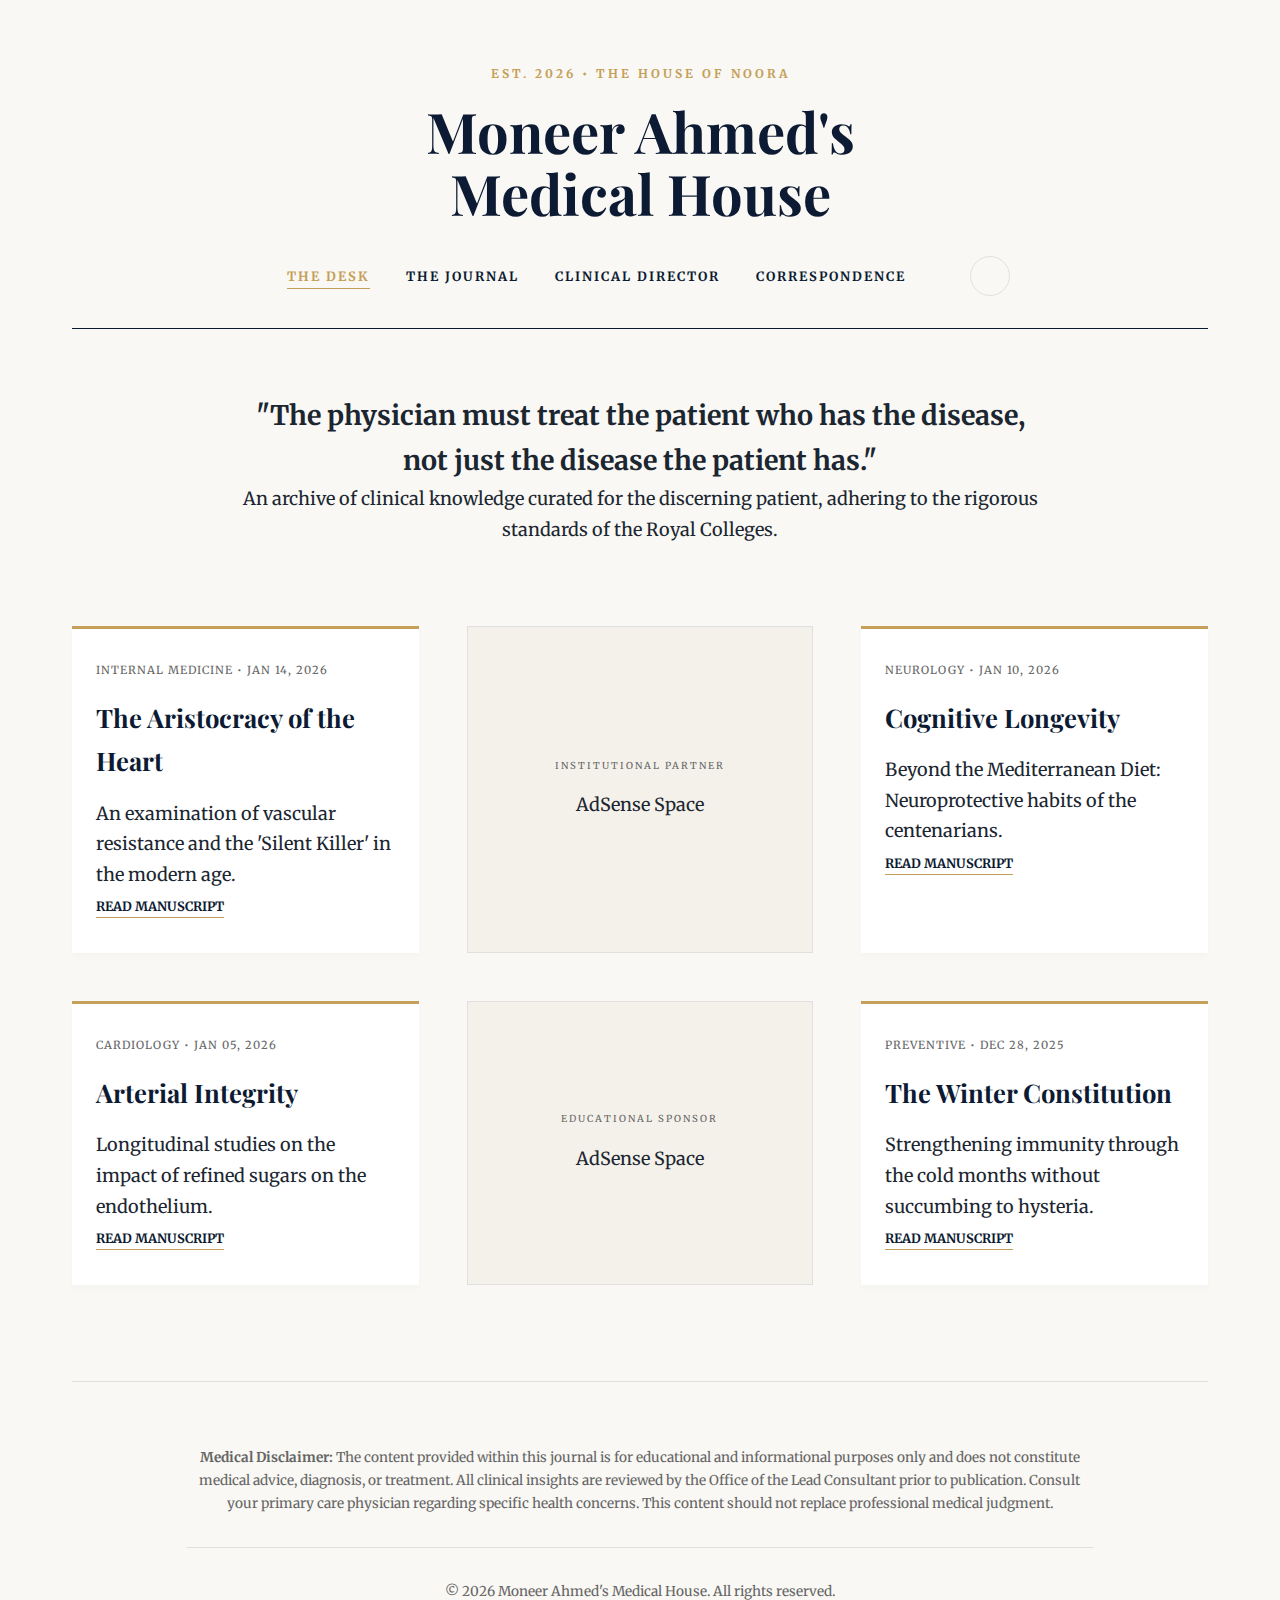
<file: index.html>
<!DOCTYPE html>
<html lang="en">
<head>
<meta charset="UTF-8">
<meta name="viewport" content="width=device-width, initial-scale=1.0">
<meta name="description" content="Evidence-based medical insights from Dr. A. Ahmed. Explore clinical manuscripts on metabolic health, cardiology, neurology, and preventive medicine adhering to Royal Colleges standards.">
<meta name="keywords" content="medical journal, evidence-based medicine, Dr. A. Ahmed, metabolic health, cardiology, preventive medicine, YMYL health content">
<meta name="author" content="Dr. A. Ahmed, MBBS">
<meta name="robots" content="index, follow, max-snippet:-1, max-image-preview:large">
<link rel="canonical" href="https://moneerahmedhouse.com/">
<title>The Desk | Moneer Ahmed's Medical House - Evidence-Based Medical Knowledge</title>

<!-- CRITICAL CSS: Renders instantly, prevents layout shift -->
<style>
:root{--bg-paper:#F2F0E9;--bg-card:#FAF9F6;--text-primary:#1B2631;--text-navy:#0C1B33;--text-meta:#666;--border-color:#D1C7B7;--accent-gold:#C5A059;--ad-bg:#EAE6DC;--font-heading:'Playfair Display',serif;--font-body:'Merriweather',serif}
body.dark-mode{--bg-paper:#001122;--bg-card:#0A1A29;--text-primary:#F5F5F0;--text-navy:#EAEAEA;--text-meta:#AAB7C4;--border-color:#1F3A52;--accent-gold:#D4AF37;--ad-bg:#0B2036}
*{box-sizing:border-box;margin:0;padding:0}
body{background:var(--bg-paper);color:var(--text-primary);font-family:var(--font-body);font-size:18px;line-height:1.7;transition:background-color .4s,color .4s}
.container{max-width:1200px;margin:0 auto;padding:0 2rem}
header{text-align:center;padding:4rem 0 2rem;border-bottom:1px solid var(--text-navy);margin-bottom:4rem}
.masthead-title{font-family:var(--font-heading);font-size:3.5rem;color:var(--text-navy);line-height:1.1;margin-bottom:.5rem}
</style>

<!-- Preconnect to font provider for faster loading -->
<link rel="preconnect" href="https://fonts.googleapis.com">
<link rel="preconnect" href="https://fonts.gstatic.com" crossorigin>

<!-- Theme detection script (blocks render to prevent flicker) -->
<script>
(function(){const t=localStorage.getItem('theme'),d=window.matchMedia('(prefers-color-scheme: dark)').matches;(t==='dark'||(!t&&d))&&document.documentElement.classList.add('dark');})();
</script>

<!-- Load fonts optimally -->
<link href="https://fonts.googleapis.com/css2?family=Merriweather:ital,wght@0,300;0,400;0,700;1,300&family=Playfair+Display:ital,wght@0,400;0,600;0,700;1,400&display=swap" rel="stylesheet">

<!-- Full stylesheet loaded asynchronously -->
<link rel="stylesheet" href="style.css" media="print" onload="this.media='all'">
<noscript><link rel="stylesheet" href="style.css"></noscript>

<!-- Structured Data for E-E-A-T -->
<script type="application/ld+json">
{
  "@context": "https://schema.org",
  "@type": "Physician",
  "name": "Dr. A. Ahmed",
  "description": "Evidence-based medical knowledge platform providing clinical manuscripts on metabolic health, cardiology, and preventive medicine, curated by Dr. A. Ahmed, MBBS.",
  "url": "https://moneerahmedhouse.com",
  "logo": "https://moneerahmedhouse.com/logo.png",
  "image": "https://moneerahmedhouse.com/og-image.jpg",
  "telephone": "+92-21-00000000",
  "email": "director@moneerahmedhouse.com",
  "medicalSpecialty": ["Primary Care", "Preventive Medicine", "Lifestyle Medicine"],
  "address": {
    "@type": "PostalAddress",
    "streetAddress": "Clifton/Defence Consultation Chambers",
    "addressLocality": "Karachi",
    "addressRegion": "Sindh",
    "postalCode": "75500",
    "addressCountry": "PK"
  },
  "geo": {
    "@type": "GeoCoordinates",
    "latitude": "24.8607",
    "longitude": "67.0011"
  },
  "founder": {
    "@type": "Physician",
    "name": "Dr. A. Ahmed",
    "jobTitle": "Lead Consultant",
    "credential": "MBBS",
    "alumniOf": {
      "@type": "EducationalOrganization",
      "name": "Dow University of Health Sciences"
    },
    "memberOf": {
      "@type": "MedicalOrganization",
      "name": "Royal College of General Practitioners (International)"
    }
  },
  "openingHoursSpecification": {
    "@type": "OpeningHoursSpecification",
    "dayOfWeek": ["Monday", "Tuesday", "Wednesday", "Thursday", "Friday", "Saturday"],
    "opens": "09:00",
    "closes": "20:00"
  },
  "sameAs": [
    "https://www.linkedin.com/company/moneer-ahmed-medical-house"
  ]
}
</script>
</head>

<body>
<!-- Mobile Navigation Overlay -->
<nav id="mobileMenu" class="mobile-nav-overlay" aria-label="Mobile navigation menu">
  <button onclick="toggleMobileMenu()" class="close-btn" aria-label="Close mobile menu">&times;</button>
  <a href="index.html" aria-current="page">The Desk</a>
  <a href="journal.html">The Journal</a>
  <a href="about.html">Clinical Director</a>
  <a href="contact.html">Correspondence</a>
  <button onclick="toggleTheme()" class="utility-btn theme-btn-icon" aria-label="Toggle dark mode"></button>
</nav>

<div class="container">
  <!-- Site Header -->
  <header>
    <span class="brand-overline">Est. 2026 • The House of Noora</span>
    <h1 class="masthead-title">Moneer Ahmed's<br>Medical House</h1>
    
    <div class="header-controls">
      <button class="mobile-menu-btn" onclick="toggleMobileMenu()" aria-label="Open mobile menu" aria-expanded="false">&#9776;</button>
      
      <nav class="desktop-nav" aria-label="Main navigation">
        <a href="index.html" class="active-page" aria-current="page">The Desk</a>
        <a href="journal.html">The Journal</a>
        <a href="about.html">Clinical Director</a>
        <a href="contact.html">Correspondence</a>
      </nav>
      
      <button onclick="toggleTheme()" class="utility-btn theme-btn-icon" id="theme-btn-desktop" aria-label="Toggle dark mode"></button>
    </div>
  </header>

  <!-- Hero Section -->
  <section class="hero">
    <h2>"The physician must treat the patient who has the disease, not just the disease the patient has."</h2>
    <p>An archive of clinical knowledge curated for the discerning patient, adhering to the rigorous standards of the Royal Colleges.</p>
  </section>

  <!-- Main Content: Article Grid -->
  <main class="journal-grid">
    <article class="card" itemscope itemtype="https://schema.org/MedicalScholarlyArticle">
      <span class="meta-tag">
        <time datetime="2026-01-14" itemprop="datePublished">Internal Medicine • Jan 14, 2026</time>
      </span>
      <h3 itemprop="headline">
        <a href="article-template.html" itemprop="url">The Aristocracy of the Heart</a>
      </h3>
      <p itemprop="description">An examination of vascular resistance and the 'Silent Killer' in the modern age.</p>
      <a href="article-template.html" class="read-more" aria-label="Read full manuscript: The Aristocracy of the Heart">Read Manuscript</a>
    </article>

    <aside class="ad-slot" aria-label="Advertisement">
      <span class="ad-label">Institutional Partner</span>
      <div class="ad-placeholder">
        <!-- AdSense code here -->
        <p>AdSense Space</p>
      </div>
    </aside>

    <article class="card" itemscope itemtype="https://schema.org/MedicalScholarlyArticle">
      <span class="meta-tag">
        <time datetime="2026-01-10" itemprop="datePublished">Neurology • Jan 10, 2026</time>
      </span>
      <h3 itemprop="headline">
        <a href="article-template.html" itemprop="url">Cognitive Longevity</a>
      </h3>
      <p itemprop="description">Beyond the Mediterranean Diet: Neuroprotective habits of the centenarians.</p>
      <a href="article-template.html" class="read-more" aria-label="Read full manuscript: Cognitive Longevity">Read Manuscript</a>
    </article>

    <article class="card" itemscope itemtype="https://schema.org/MedicalScholarlyArticle">
      <span class="meta-tag">
        <time datetime="2026-01-05" itemprop="datePublished">Cardiology • Jan 05, 2026</time>
      </span>
      <h3 itemprop="headline">
        <a href="article-template.html" itemprop="url">Arterial Integrity</a>
      </h3>
      <p itemprop="description">Longitudinal studies on the impact of refined sugars on the endothelium.</p>
      <a href="article-template.html" class="read-more" aria-label="Read full manuscript: Arterial Integrity">Read Manuscript</a>
    </article>

    <aside class="ad-slot" aria-label="Advertisement">
      <span class="ad-label">Educational Sponsor</span>
      <div class="ad-placeholder">
        <!-- AdSense code here -->
        <p>AdSense Space</p>
      </div>
    </aside>

    <article class="card" itemscope itemtype="https://schema.org/MedicalScholarlyArticle">
      <span class="meta-tag">
        <time datetime="2025-12-28" itemprop="datePublished">Preventive • Dec 28, 2025</time>
      </span>
      <h3 itemprop="headline">
        <a href="article-template.html" itemprop="url">The Winter Constitution</a>
      </h3>
      <p itemprop="description">Strengthening immunity through the cold months without succumbing to hysteria.</p>
      <a href="article-template.html" class="read-more" aria-label="Read full manuscript: The Winter Constitution">Read Manuscript</a>
    </article>
  </main>

  <!-- Footer with Medical Disclaimer -->
  <footer>
    <div class="disclaimer-box">
      <p><strong>Medical Disclaimer:</strong> The content provided within this journal is for educational and informational purposes only and does not constitute medical advice, diagnosis, or treatment. All clinical insights are reviewed by the Office of the Lead Consultant prior to publication. Consult your primary care physician regarding specific health concerns. This content should not replace professional medical judgment.</p>
    </div>
    <p>&copy; 2026 Moneer Ahmed's Medical House. All rights reserved.</p>
  </footer>
</div>

<!-- Load JavaScript -->
<script src="script.js" defer></script>
</body>
</html>
</file>
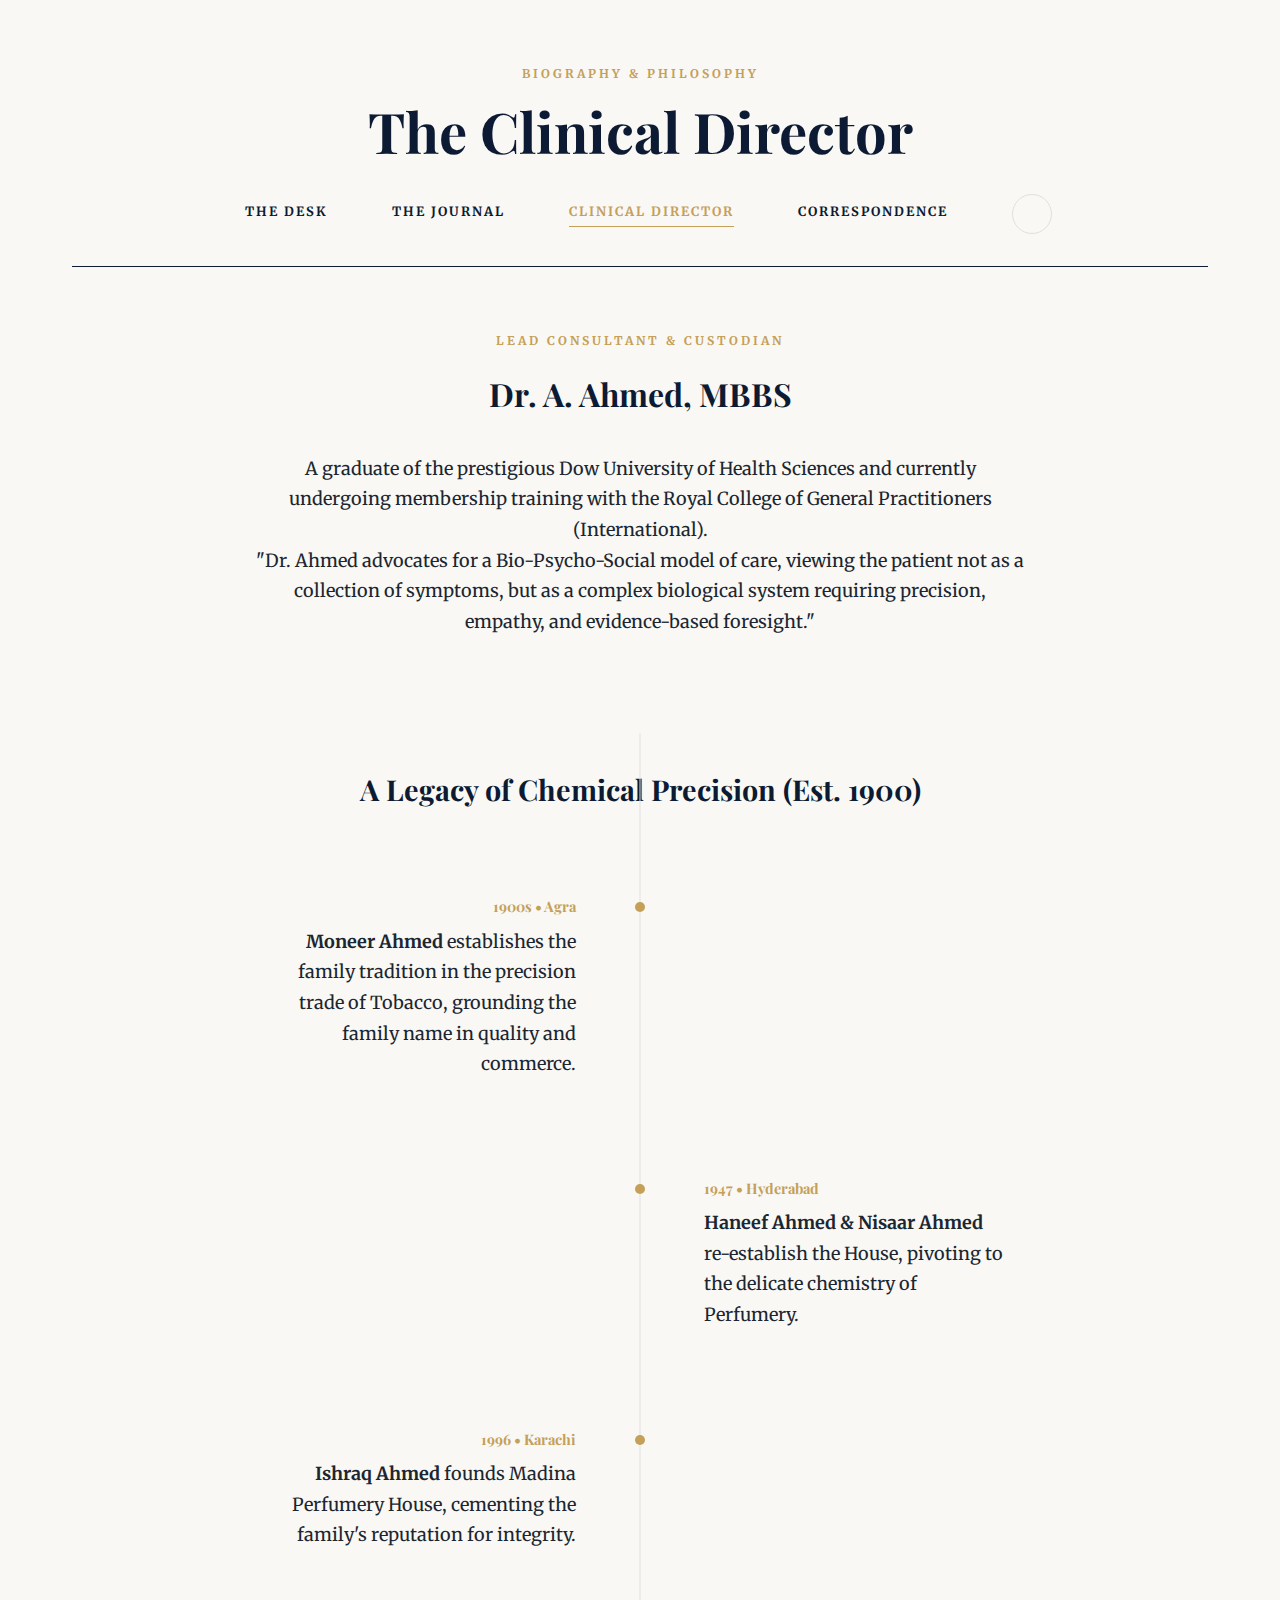
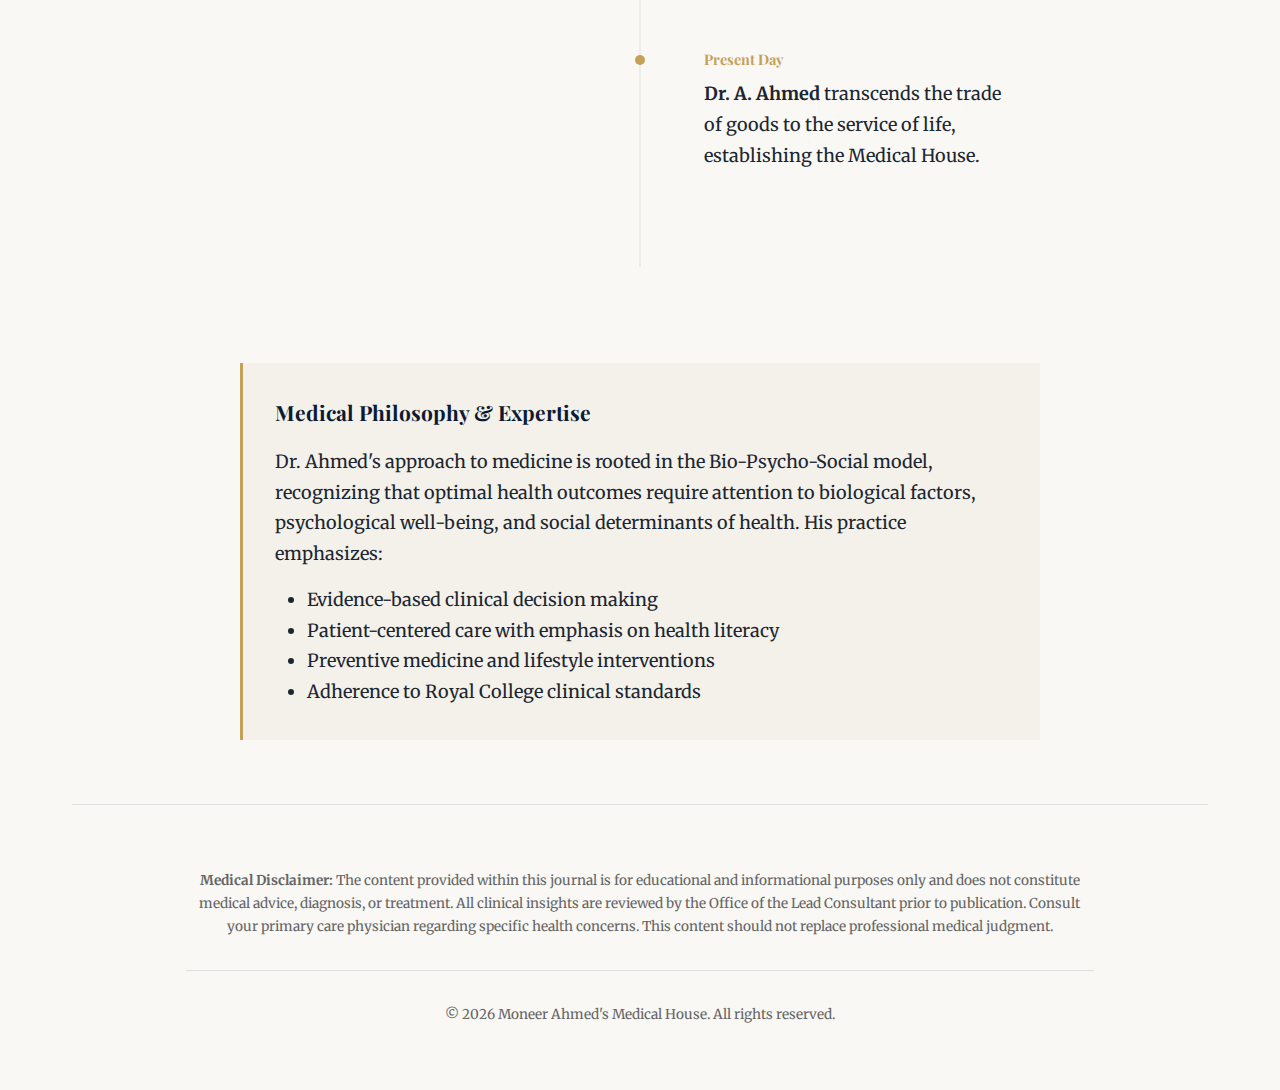
<file: about.html>
<!DOCTYPE html>
<html lang="en">
<head>
<meta charset="UTF-8">
<meta name="viewport" content="width=device-width, initial-scale=1.0">
<title>Clinical Director | Dr. A. Ahmed, MBBS - Moneer Ahmed's Medical House</title>

  <link rel="icon" href="/favicon.svg" type="image/svg+xml">

<!-- DNS Prefetch & Preconnect -->
<link rel="dns-prefetch" href="https://fonts.googleapis.com">
<link rel="preconnect" href="https://fonts.googleapis.com">
<link rel="preconnect" href="https://fonts.gstatic.com" crossorigin>

<!-- Theme Detection (MUST run before body renders) -->
<script>
(function(){const t=localStorage.getItem('house_theme'),d=window.matchMedia('(prefers-color-scheme: dark)').matches;(t==='dark'||(!t&&d))&&document.documentElement.classList.add('dark-mode');})();
</script>

<!-- CRITICAL CSS - Expanded for zero FOUC -->
<style>
:root{--bg-paper:#F2F0E9;--bg-card:#FAF9F6;--text-primary:#1B2631;--text-navy:#0C1B33;--text-meta:#666;--border-color:#D1C7B7;--accent-gold:#C5A059;--ad-bg:#EAE6DC;--font-heading:'Playfair Display',serif;--font-body:'Merriweather',serif;--spacing-xs:.5rem;--spacing-sm:1rem;--spacing-md:2rem;--spacing-lg:4rem;--spacing-xl:6rem;--max-width:1200px;--transition-fast:.3s ease;--transition-slow:.4s ease}
html.dark-mode,html.dark-mode body{--bg-paper:#001122;--bg-card:#0A1A29;--text-primary:#F5F5F0;--text-navy:#EAEAEA;--text-meta:#AAB7C4;--border-color:#1F3A52;--accent-gold:#D4AF37;--ad-bg:#0B2036}
*,*::before,*::after{box-sizing:border-box;margin:0;padding:0}
html{background:var(--bg-paper)}
body{background:var(--bg-paper);color:var(--text-primary);font-family:var(--font-body),Georgia,'Times New Roman',serif;font-size:18px;line-height:1.7;transition:background-color var(--transition-slow),color var(--transition-slow);-webkit-font-smoothing:antialiased;-moz-osx-font-smoothing:grayscale}
a{text-decoration:none;color:var(--text-navy);transition:color var(--transition-fast)}
.container{max-width:var(--max-width);margin:0 auto;padding:0 var(--spacing-md)}
header{text-align:center;padding:var(--spacing-lg) 0 var(--spacing-md);border-bottom:1px solid var(--text-navy);margin-bottom:var(--spacing-lg)}
html.dark-mode header{border-bottom-color:var(--accent-gold)}
.brand-overline{font-size:.75rem;text-transform:uppercase;letter-spacing:3px;color:var(--accent-gold);font-weight:700;display:block;margin-bottom:var(--spacing-sm)}
.masthead-title{font-family:var(--font-heading),Georgia,serif;font-size:clamp(2rem,5vw,3.5rem);color:var(--text-navy);line-height:1.1;margin-bottom:.5rem}
.header-controls{display:flex;justify-content:center;align-items:center;gap:3rem;margin-top:var(--spacing-md)}
nav.desktop-nav{display:flex;gap:var(--spacing-md)}
nav.desktop-nav a{text-transform:uppercase;font-size:.8rem;letter-spacing:2px;font-weight:700;color:var(--text-navy);position:relative}
nav.desktop-nav a.active-page{color:var(--accent-gold)}
.utility-btn{background:none;border:1px solid var(--border-color);color:var(--text-navy);width:45px;height:45px;border-radius:50%;display:flex;align-items:center;justify-content:center;cursor:pointer;transition:all var(--transition-fast)}
.mobile-menu-btn{display:none;background:none;border:none;font-size:1.8rem;color:var(--text-navy);cursor:pointer}
.hero{text-align:center;max-width:800px;margin:0 auto 5rem;padding:0 var(--spacing-sm)}
.hero h2{font-family:var(--font-heading),Georgia,serif;font-size:clamp(1.5rem,3vw,2rem);color:var(--text-navy);margin-bottom:var(--spacing-md)}
.timeline-container{position:relative;max-width:800px;margin:var(--spacing-xl) auto;padding:var(--spacing-md) 0}
.timeline-title{font-family:var(--font-heading),Georgia,serif;font-size:1.8rem;color:var(--text-navy);text-align:center;margin-bottom:3rem}
.timeline-line{position:absolute;left:50%;top:0;bottom:0;width:1px;background:var(--border-color);transform:translateX(-50%)}
.timeline-event{position:relative;width:50%;padding:var(--spacing-md);margin-bottom:var(--spacing-md)}
.timeline-event:nth-child(odd){left:0;text-align:right;padding-right:4rem}
.timeline-event:nth-child(even){left:50%;text-align:left;padding-left:4rem}
.timeline-dot{position:absolute;top:2.5rem;width:10px;height:10px;background:var(--accent-gold);border-radius:50%;z-index:2}
.timeline-event:nth-child(odd) .timeline-dot{right:-5px}
.timeline-event:nth-child(even) .timeline-dot{left:-5px}
.timeline-date{font-family:var(--font-heading),Georgia,serif;color:var(--accent-gold);font-size:.9rem;font-weight:700;display:block;margin-bottom:var(--spacing-xs)}
.author-expertise{background:var(--ad-bg);padding:var(--spacing-md);margin-top:3rem;border-left:3px solid var(--accent-gold)}
.author-expertise h3{font-family:var(--font-heading),Georgia,serif;color:var(--text-navy);margin-bottom:var(--spacing-sm)}
.mobile-nav-overlay{position:fixed;top:0;left:0;width:100%;height:100%;background:var(--bg-paper);z-index:1000;display:none;flex-direction:column;justify-content:center;align-items:center;opacity:0;transition:opacity var(--transition-slow)}
.mobile-nav-overlay.active{display:flex;opacity:1}
.mobile-nav-overlay a{font-family:var(--font-heading),Georgia,serif;font-size:2.2rem;margin:1.5rem 0;color:var(--text-navy)}
.close-btn{position:absolute;top:var(--spacing-md);right:var(--spacing-md);font-size:3rem;background:none;border:none;color:var(--text-navy);cursor:pointer;line-height:1}
@media(max-width:1024px){.timeline-event{width:100%!important;text-align:left!important;padding-left:3rem!important;padding-right:var(--spacing-md)!important;left:0!important}.timeline-line{left:0}.timeline-dot{left:-5px!important;right:auto!important}}
@media(max-width:768px){.container{padding:0 1.5rem}nav.desktop-nav,#theme-btn-desktop{display:none}.mobile-menu-btn{display:block}}
</style>

<!-- Web Fonts with display=swap -->
<link href="https://fonts.googleapis.com/css2?family=Merriweather:ital,wght@0,300;0,400;0,700;1,300&family=Playfair+Display:ital,wght@0,400;0,600;0,700;1,400&display=swap" rel="stylesheet">

<!-- Full Stylesheet (async) -->
<link rel="stylesheet" href="style.css" media="print" onload="this.media='all'">
<noscript><link rel="stylesheet" href="style.css"></noscript>

<!-- SEO Meta -->
<meta name="description" content="Meet Dr. A. Ahmed, MBBS - Lead Consultant at Moneer Ahmed's Medical House. Graduate of Dow University, RCGP International member. Specializing in Bio-Psycho-Social care and preventive medicine.">
<meta name="keywords" content="Dr. A. Ahmed, MBBS, Dow University, Royal College General Practitioners, Bio-Psycho-Social model, Karachi physician, medical expertise, preventive medicine">
<meta name="author" content="Dr. A. Ahmed, MBBS">
<meta name="robots" content="index, follow">
<link rel="canonical" href="https://moneerahmedhouse.com/about.html">

<!-- Enhanced Structured Data for E-E-A-T -->
<script type="application/ld+json">
{
  "@context": "https://schema.org",
  "@type": "ProfilePage",
  "mainEntity": {
    "@type": "Physician",
    "name": "Dr. A. Ahmed",
    "honorificPrefix": "Dr.",
    "honorificSuffix": "MBBS",
    "jobTitle": "Lead Consultant",
    "description": "Medical doctor specializing in metabolic health and preventive medicine, advocating for a Bio-Psycho-Social model of patient care.",
    "alumniOf": {
      "@type": "EducationalOrganization",
      "name": "Dow University of Health Sciences",
      "address": {
        "@type": "PostalAddress",
        "addressLocality": "Karachi",
        "addressCountry": "PK"
      }
    },
    "memberOf": {
      "@type": "MedicalOrganization",
      "name": "Royal College of General Practitioners (International)",
      "url": "https://www.rcgp.org.uk"
    },
    "affiliation": {
      "@type": "MedicalBusiness",
      "name": "Moneer Ahmed's Medical House",
      "address": {
        "@type": "PostalAddress",
        "streetAddress": "Clifton/Defence Consultation Chambers",
        "addressLocality": "Karachi",
        "addressRegion": "Sindh",
        "postalCode": "75500",
        "addressCountry": "PK"
      }
    },
    "medicalSpecialty": ["Primary Care", "Lifestyle Medicine", "Preventive Medicine"],
    "knowsAbout": ["Metabolic Health", "Bio-Psycho-Social Care", "Evidence-Based Medicine", "Preventive Medicine"],
    "url": "https://moneerahmedhouse.com/about.html"
  },
  "url": "https://moneerahmedhouse.com/about.html",
  "name": "About Dr. A. Ahmed"
}
</script>
</head>

<body>
<!-- Mobile Navigation -->
<nav id="mobileMenu" class="mobile-nav-overlay" aria-label="Mobile navigation">
  <button onclick="toggleMobileMenu()" class="close-btn" aria-label="Close menu">&times;</button>
  <a href="index.html">The Desk</a>
  <a href="journal.html">The Journal</a>
  <a href="about.html" aria-current="page">Clinical Director</a>
  <a href="contact.html">Correspondence</a>
  <button onclick="toggleTheme()" class="utility-btn theme-btn-icon" aria-label="Toggle dark mode"></button>
</nav>

<div class="container">
  <!-- Header -->
  <header>
    <span class="brand-overline">Biography & Philosophy</span>
    <h1 class="masthead-title">The Clinical Director</h1>
    
    <div class="header-controls">
      <button class="mobile-menu-btn" onclick="toggleMobileMenu()" aria-label="Open menu" aria-expanded="false">&#9776;</button>
      
      <nav class="desktop-nav" aria-label="Main navigation">
        <a href="index.html">The Desk</a>
        <a href="journal.html">The Journal</a>
        <a href="about.html" class="active-page" aria-current="page">Clinical Director</a>
        <a href="contact.html">Correspondence</a>
      </nav>
      
      <button onclick="toggleTheme()" class="utility-btn theme-btn-icon" id="theme-btn-desktop" aria-label="Toggle dark mode"></button>
    </div>
  </header>

  <!-- Biography Section -->
  <section class="hero bio-hero" itemscope itemtype="https://schema.org/Physician">
    <div class="bio-content">
      <span class="brand-overline">Lead Consultant & Custodian</span>
      <h2 itemprop="name">Dr. A. Ahmed, <span itemprop="credential">MBBS</span></h2>
      
      <p itemprop="description">A graduate of the prestigious <span itemprop="alumniOf" itemscope itemtype="https://schema.org/EducationalOrganization"><span itemprop="name">Dow University of Health Sciences</span></span> and currently undergoing membership training with the <span itemprop="memberOf" itemscope itemtype="https://schema.org/MedicalOrganization"><span itemprop="name">Royal College of General Practitioners (International)</span></span>.</p>
      
      <blockquote>
        <p>"Dr. Ahmed advocates for a Bio-Psycho-Social model of care, viewing the patient not as a collection of symptoms, but as a complex biological system requiring precision, empathy, and evidence-based foresight."</p>
      </blockquote>
      
      <meta itemprop="medicalSpecialty" content="Primary Care">
      <meta itemprop="medicalSpecialty" content="Lifestyle Medicine">
      <meta itemprop="medicalSpecialty" content="Preventive Medicine">
    </div>
  </section>

  <!-- Family Legacy Timeline -->
  <section class="timeline-container" aria-labelledby="timeline-heading">
    <h3 id="timeline-heading" class="timeline-title">A Legacy of Chemical Precision (Est. 1900)</h3>
    
    <div class="timeline-line" aria-hidden="true"></div>
    
    <article class="timeline-event">
      <div class="timeline-dot" aria-hidden="true"></div>
      <span class="timeline-date">1900s • Agra</span>
      <p><strong>Moneer Ahmed</strong> establishes the family tradition in the precision trade of Tobacco, grounding the family name in quality and commerce.</p>
    </article>
    
    <article class="timeline-event">
      <div class="timeline-dot" aria-hidden="true"></div>
      <span class="timeline-date">1947 • Hyderabad</span>
      <p><strong>Haneef Ahmed & Nisaar Ahmed</strong> re-establish the House, pivoting to the delicate chemistry of Perfumery.</p>
    </article>
    
    <article class="timeline-event">
      <div class="timeline-dot" aria-hidden="true"></div>
      <span class="timeline-date">1996 • Karachi</span>
      <p><strong>Ishraq Ahmed</strong> founds Madina Perfumery House, cementing the family's reputation for integrity.</p>
    </article>
    
    <article class="timeline-event">
      <div class="timeline-dot" aria-hidden="true"></div>
      <span class="timeline-date">Present Day</span>
      <p><strong>Dr. A. Ahmed</strong> transcends the trade of goods to the service of life, establishing the Medical House.</p>
    </article>
  </section>

  <!-- Expertise Statement for E-E-A-T -->
  <section class="author-expertise" style="max-width: 800px; margin: 4rem auto;">
    <h3>Medical Philosophy & Expertise</h3>
    <p>Dr. Ahmed's approach to medicine is rooted in the Bio-Psycho-Social model, recognizing that optimal health outcomes require attention to biological factors, psychological well-being, and social determinants of health. His practice emphasizes:</p>
    <ul style="margin-left: 2rem; margin-top: 1rem;">
      <li>Evidence-based clinical decision making</li>
      <li>Patient-centered care with emphasis on health literacy</li>
      <li>Preventive medicine and lifestyle interventions</li>
      <li>Adherence to Royal College clinical standards</li>
    </ul>
  </section>

  <!-- Footer -->
  <footer>
    <div class="disclaimer-box">
      <p><strong>Medical Disclaimer:</strong> The content provided within this journal is for educational and informational purposes only and does not constitute medical advice, diagnosis, or treatment. All clinical insights are reviewed by the Office of the Lead Consultant prior to publication. Consult your primary care physician regarding specific health concerns. This content should not replace professional medical judgment.</p>
    </div>
    <p>&copy; 2026 Moneer Ahmed's Medical House. All rights reserved.</p>
  </footer>
</div>

<script src="script.js" defer></script>
</body>
</html>
</file>
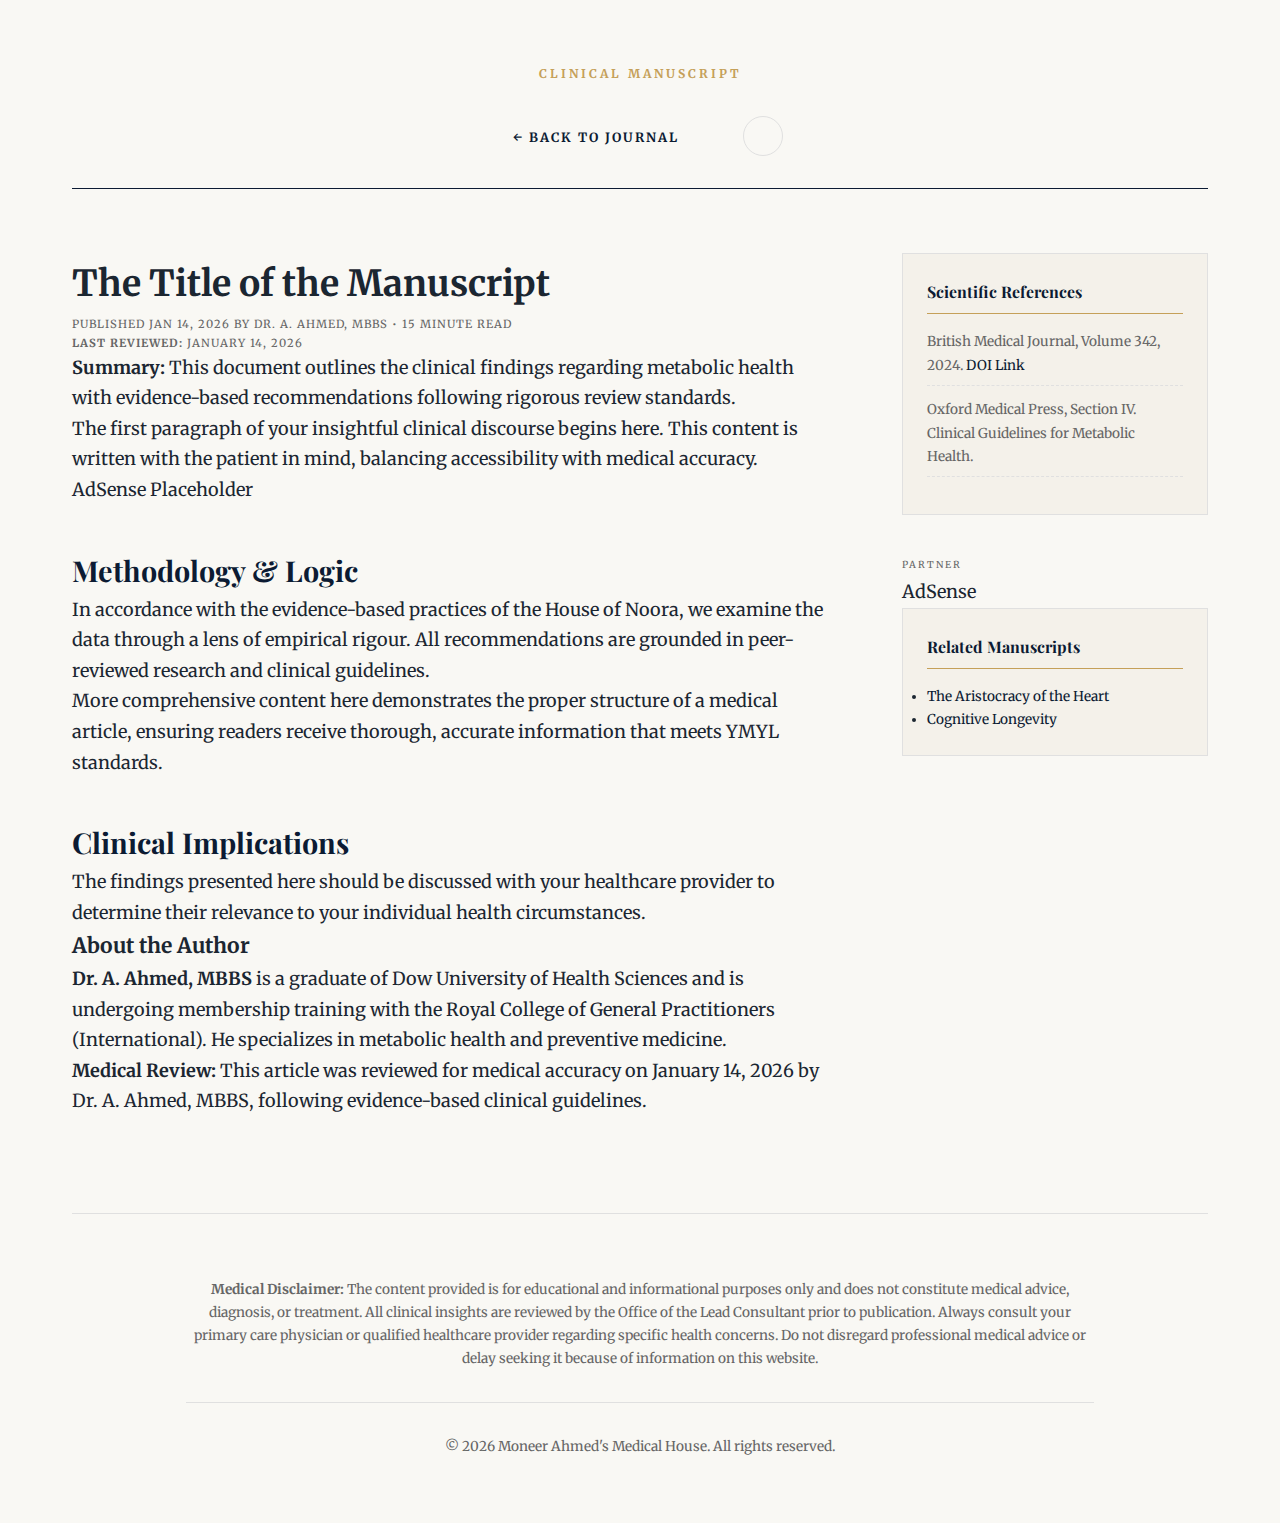
<file: article-template.html>
<!DOCTYPE html>
<html lang="en">
<head>
<meta charset="UTF-8">
<meta name="viewport" content="width=device-width, initial-scale=1.0">
<meta name="description" content="Evidence-based clinical manuscript by Dr. A. Ahmed, MBBS on metabolic health. Reviewed and published following Royal College standards with full citations and medical review.">
<meta name="keywords" content="clinical manuscript, Dr. A. Ahmed, metabolic health, evidence-based medicine, peer-reviewed medical content, YMYL health information">
<meta name="author" content="Dr. A. Ahmed, MBBS">
<meta name="robots" content="index, follow, max-snippet:-1">
<link rel="canonical" href="https://moneerahmedhouse.com/article-template.html">
<title>Clinical Manuscript Title | Moneer Ahmed's Medical House</title>

<!-- CRITICAL CSS -->
<style>
:root{--bg-paper:#F2F0E9;--bg-card:#FAF9F6;--text-primary:#1B2631;--text-navy:#0C1B33;--text-meta:#666;--border-color:#D1C7B7;--accent-gold:#C5A059;--ad-bg:#EAE6DC;--font-heading:'Playfair Display',serif;--font-body:'Merriweather',serif}
body.dark-mode{--bg-paper:#001122;--bg-card:#0A1A29;--text-primary:#F5F5F0;--text-navy:#EAEAEA;--text-meta:#AAB7C4;--border-color:#1F3A52;--accent-gold:#D4AF37;--ad-bg:#0B2036}
*{box-sizing:border-box;margin:0;padding:0}
body{background:var(--bg-paper);color:var(--text-primary);font-family:var(--font-body);font-size:18px;line-height:1.7;transition:background-color .4s,color .4s}
.container{max-width:1200px;margin:0 auto;padding:0 2rem}
header{text-align:center;padding:4rem 0 2rem;border-bottom:1px solid var(--text-navy);margin-bottom:4rem}
</style>

<link rel="preconnect" href="https://fonts.googleapis.com">
<link rel="preconnect" href="https://fonts.gstatic.com" crossorigin>

<!-- Theme detection -->
<script>
(function(){const t=localStorage.getItem('theme'),d=window.matchMedia('(prefers-color-scheme: dark)').matches;(t==='dark'||(!t&&d))&&document.body.classList.add('dark-mode');})();
</script>

<link href="https://fonts.googleapis.com/css2?family=Merriweather:ital,wght@0,300;0,400;0,700;1,300&family=Playfair+Display:ital,wght@0,400;0,600;0,700;1,400&display=swap" rel="stylesheet">
<link rel="stylesheet" href="style.css" media="print" onload="this.media='all'">
<noscript><link rel="stylesheet" href="style.css"></noscript>

<!-- Enhanced Structured Data for E-E-A-T -->
<script type="application/ld+json">
{
  "@context": "https://schema.org",
  "@type": "MedicalScholarlyArticle",
  "headline": "The Title of the Manuscript",
  "description": "This document outlines the clinical findings regarding metabolic health with evidence-based recommendations.",
  "image": "https://moneerahmedhouse.com/images/article-featured.jpg",
  "datePublished": "2026-01-14T09:00:00+05:00",
  "dateModified": "2026-01-14T09:00:00+05:00",
  "author": {
    "@type": "Physician",
    "name": "Dr. A. Ahmed",
    "jobTitle": "Lead Consultant",
    "credential": "MBBS",
    "description": "Medical doctor specializing in metabolic health and preventive medicine",
    "alumniOf": {
      "@type": "EducationalOrganization",
      "name": "Dow University of Health Sciences"
    },
    "memberOf": {
      "@type": "MedicalOrganization",
      "name": "Royal College of General Practitioners (International)"
    }
  },
  "publisher": {
    "@type": "MedicalBusiness",
    "name": "Moneer Ahmed's Medical House",
    "url": "https://moneerahmedhouse.com",
    "logo": {
      "@type": "ImageObject",
      "url": "https://moneerahmedhouse.com/logo.png"
    }
  },
  "medicalAudience": {
    "@type": "MedicalAudience",
    "audienceType": "Patient"
  },
  "about": {
    "@type": "MedicalCondition",
    "name": "Metabolic Health"
  },
  "citation": [
    {
      "@type": "ScholarlyArticle",
      "name": "BMJ: Volume 342, 2024",
      "url": "https://doi.org/example"
    },
    {
      "@type": "ScholarlyArticle",
      "name": "Oxford Medical Press, Section IV"
    }
  ],
  "url": "https://moneerahmedhouse.com/article-template.html",
  "mainEntityOfPage": {
    "@type": "WebPage",
    "@id": "https://moneerahmedhouse.com/article-template.html"
  },
  "isAccessibleForFree": true,
  "backstory": "Peer-reviewed medical content adhering to Royal College standards"
}
</script>
</head>

<body>
<!-- Mobile Navigation -->
<nav id="mobileMenu" class="mobile-nav-overlay" aria-label="Mobile navigation">
  <button onclick="toggleMobileMenu()" class="close-btn" aria-label="Close menu">&times;</button>
  <a href="index.html">The Desk</a>
  <a href="journal.html">The Journal</a>
  <a href="about.html">Clinical Director</a>
  <a href="contact.html">Correspondence</a>
  <button onclick="toggleTheme()" class="utility-btn theme-btn-icon" aria-label="Toggle dark mode"></button>
</nav>

<div class="container">
  <!-- Article Header -->
  <header>
    <span class="brand-overline">Clinical Manuscript</span>
    <div class="header-controls">
      <nav class="desktop-nav" aria-label="Article navigation">
        <a href="journal.html">← Back to Journal</a>
      </nav>
      <button onclick="toggleTheme()" class="utility-btn theme-btn-icon" id="theme-btn-desktop" aria-label="Toggle dark mode"></button>
    </div>
  </header>

  <!-- Article Layout: Main + Sidebar -->
  <div class="article-layout">
    <!-- Main Article Content -->
    <main class="article-body">
      <article itemscope itemtype="https://schema.org/MedicalScholarlyArticle">
        <h1 class="article-title" itemprop="headline">The Title of the Manuscript</h1>
        
        <!-- Article Metadata -->
        <div class="article-meta">
          <p class="meta-tag">
            <time datetime="2026-01-14" itemprop="datePublished">Published Jan 14, 2026</time>
            <span itemprop="author" itemscope itemtype="https://schema.org/Physician">
              by <span itemprop="name">Dr. A. Ahmed, MBBS</span>
            </span>
            • 15 Minute Read
          </p>
          <p class="meta-tag"><strong>Last Reviewed:</strong> <time datetime="2026-01-14">January 14, 2026</time></p>
        </div>

        <!-- Article Summary -->
        <p class="article-summary" itemprop="description"><strong>Summary:</strong> This document outlines the clinical findings regarding metabolic health with evidence-based recommendations following rigorous review standards.</p>

        <!-- Main Content -->
        <div itemprop="articleBody">
          <p>The first paragraph of your insightful clinical discourse begins here. This content is written with the patient in mind, balancing accessibility with medical accuracy.</p>

          <!-- Inline Ad Placement -->
          <aside class="ad-slot-inline" aria-label="Advertisement">
            <span class="ad-label-tiny">Institutional Announcement</span>
            <div class="ad-placeholder">
              <!-- AdSense code here -->
              AdSense Placeholder
            </div>
          </aside>

          <h2 id="methodology">Methodology & Logic</h2>
          <p>In accordance with the evidence-based practices of the House of Noora, we examine the data through a lens of empirical rigour. All recommendations are grounded in peer-reviewed research and clinical guidelines.</p>
          
          <p>More comprehensive content here demonstrates the proper structure of a medical article, ensuring readers receive thorough, accurate information that meets YMYL standards.</p>

          <h2 id="clinical-implications">Clinical Implications</h2>
          <p>The findings presented here should be discussed with your healthcare provider to determine their relevance to your individual health circumstances.</p>
        </div>

        <!-- Author Bio for E-E-A-T -->
        <section class="author-expertise" itemscope itemtype="https://schema.org/Physician">
          <h3>About the Author</h3>
          <p><strong itemprop="name">Dr. A. Ahmed, MBBS</strong> is a graduate of <span itemprop="alumniOf">Dow University of Health Sciences</span> and is undergoing membership training with the <span itemprop="memberOf">Royal College of General Practitioners (International)</span>. He specializes in metabolic health and preventive medicine.</p>
        </section>

        <!-- Medical Review Statement -->
        <section class="medical-review">
          <p><strong>Medical Review:</strong> This article was reviewed for medical accuracy on <time datetime="2026-01-14">January 14, 2026</time> by Dr. A. Ahmed, MBBS, following evidence-based clinical guidelines.</p>
        </section>
      </article>
    </main>

    <!-- Sidebar -->
    <aside class="sidebar" aria-label="Supplementary information">
      <!-- References Section -->
      <section class="sidebar-box">
        <h3 class="sidebar-title">Scientific References</h3>
        <ol class="reference-list">
          <li>British Medical Journal, Volume 342, 2024. <a href="https://doi.org/example" rel="nofollow" target="_blank">DOI Link</a></li>
          <li>Oxford Medical Press, Section IV. Clinical Guidelines for Metabolic Health.</li>
        </ol>
      </section>

      <!-- Sidebar Ad -->
      <aside class="ad-slot-sidebar" aria-label="Advertisement">
        <span class="ad-label">Partner</span>
        <div class="ad-placeholder">
          <!-- AdSense code here -->
          AdSense
        </div>
      </aside>

      <!-- Related Articles -->
      <section class="sidebar-box">
        <h3 class="sidebar-title">Related Manuscripts</h3>
        <ul>
          <li><a href="#">The Aristocracy of the Heart</a></li>
          <li><a href="#">Cognitive Longevity</a></li>
        </ul>
      </section>
    </aside>
  </div>

  <!-- Footer -->
  <footer>
    <div class="disclaimer-box">
      <p><strong>Medical Disclaimer:</strong> The content provided is for educational and informational purposes only and does not constitute medical advice, diagnosis, or treatment. All clinical insights are reviewed by the Office of the Lead Consultant prior to publication. Always consult your primary care physician or qualified healthcare provider regarding specific health concerns. Do not disregard professional medical advice or delay seeking it because of information on this website.</p>
    </div>
    <p>&copy; 2026 Moneer Ahmed's Medical House. All rights reserved.</p>
  </footer>
</div>

<script src="script.js" defer></script>
</body>
</html>
</file>
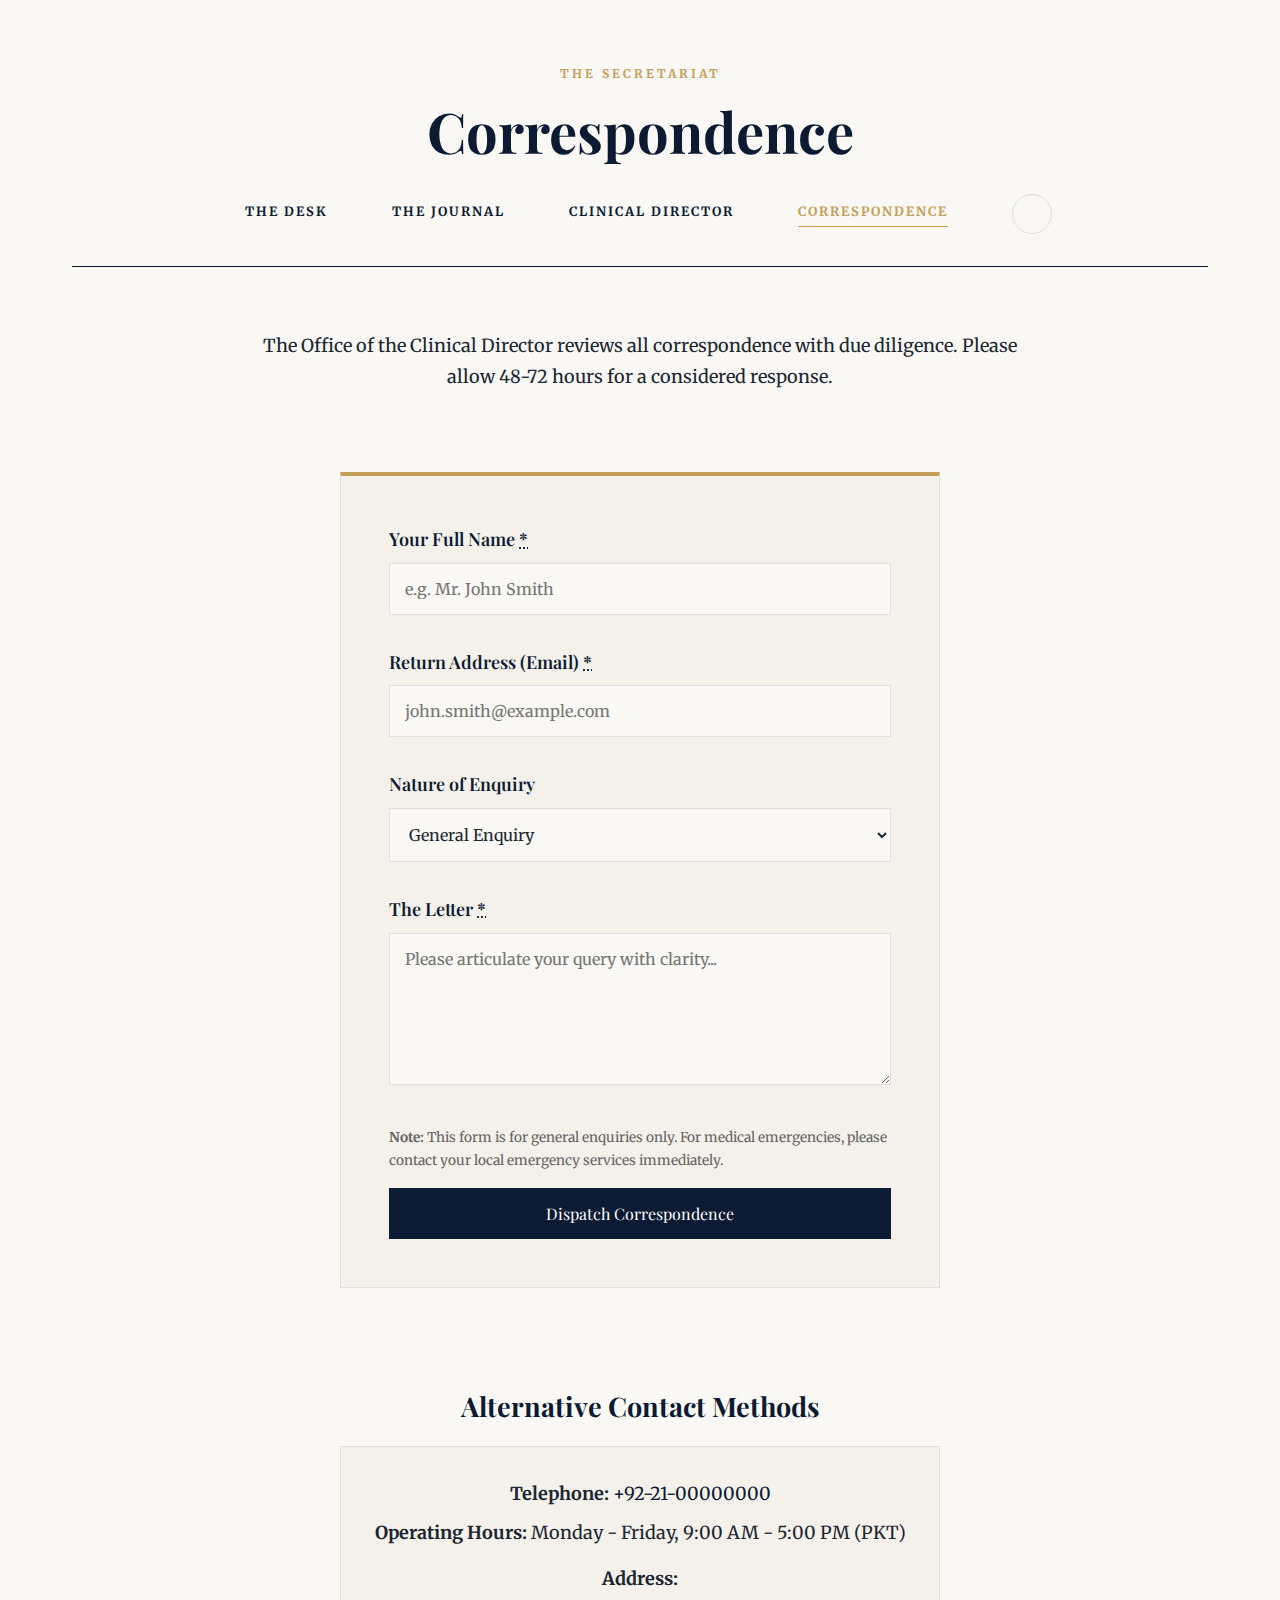
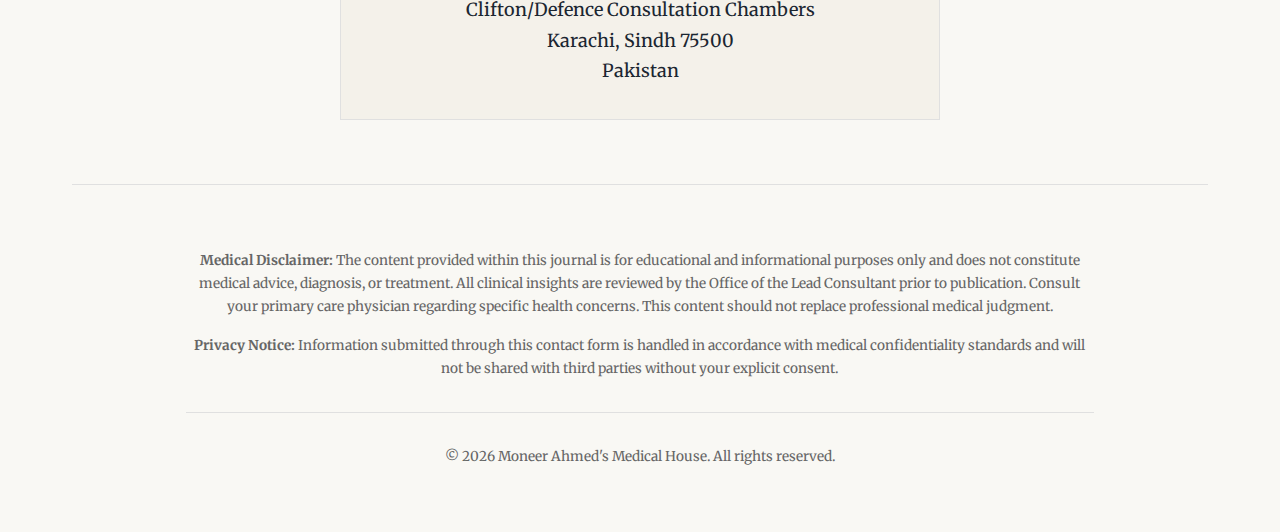
<file: contact.html>
<!DOCTYPE html>
<html lang="en">
<head>
<meta charset="UTF-8">
<meta name="viewport" content="width=device-width, initial-scale=1.0">
<title>Correspondence | Contact Moneer Ahmed's Medical House</title>

  <link rel="icon" href="/favicon.svg" type="image/svg+xml">

<!-- DNS Prefetch & Preconnect -->
<link rel="dns-prefetch" href="https://fonts.googleapis.com">
<link rel="preconnect" href="https://fonts.googleapis.com">
<link rel="preconnect" href="https://fonts.gstatic.com" crossorigin>

<!-- Theme Detection (MUST run before body renders) -->
<script>
(function(){const t=localStorage.getItem('house_theme'),d=window.matchMedia('(prefers-color-scheme: dark)').matches;(t==='dark'||(!t&&d))&&document.documentElement.classList.add('dark-mode');})();
</script>

<!-- CRITICAL CSS - Expanded for zero FOUC -->
<style>
:root{--bg-paper:#F2F0E9;--bg-card:#FAF9F6;--text-primary:#1B2631;--text-navy:#0C1B33;--text-meta:#666;--border-color:#D1C7B7;--accent-gold:#C5A059;--ad-bg:#EAE6DC;--font-heading:'Playfair Display',serif;--font-body:'Merriweather',serif;--spacing-xs:.5rem;--spacing-sm:1rem;--spacing-md:2rem;--spacing-lg:4rem;--spacing-xl:6rem;--max-width:1200px;--transition-fast:.3s ease;--transition-slow:.4s ease}
html.dark-mode,html.dark-mode body{--bg-paper:#001122;--bg-card:#0A1A29;--text-primary:#F5F5F0;--text-navy:#EAEAEA;--text-meta:#AAB7C4;--border-color:#1F3A52;--accent-gold:#D4AF37;--ad-bg:#0B2036}
*,*::before,*::after{box-sizing:border-box;margin:0;padding:0}
html{background:var(--bg-paper)}
body{background:var(--bg-paper);color:var(--text-primary);font-family:var(--font-body),Georgia,'Times New Roman',serif;font-size:18px;line-height:1.7;transition:background-color var(--transition-slow),color var(--transition-slow);-webkit-font-smoothing:antialiased;-moz-osx-font-smoothing:grayscale}
a{text-decoration:none;color:var(--text-navy);transition:color var(--transition-fast)}
.container{max-width:var(--max-width);margin:0 auto;padding:0 var(--spacing-md)}
header{text-align:center;padding:var(--spacing-lg) 0 var(--spacing-md);border-bottom:1px solid var(--text-navy);margin-bottom:var(--spacing-lg)}
html.dark-mode header{border-bottom-color:var(--accent-gold)}
.brand-overline{font-size:.75rem;text-transform:uppercase;letter-spacing:3px;color:var(--accent-gold);font-weight:700;display:block;margin-bottom:var(--spacing-sm)}
.masthead-title{font-family:var(--font-heading),Georgia,serif;font-size:clamp(2rem,5vw,3.5rem);color:var(--text-navy);line-height:1.1;margin-bottom:.5rem}
.header-controls{display:flex;justify-content:center;align-items:center;gap:3rem;margin-top:var(--spacing-md)}
nav.desktop-nav{display:flex;gap:var(--spacing-md)}
nav.desktop-nav a{text-transform:uppercase;font-size:.8rem;letter-spacing:2px;font-weight:700;color:var(--text-navy);position:relative}
nav.desktop-nav a.active-page{color:var(--accent-gold)}
.utility-btn{background:none;border:1px solid var(--border-color);color:var(--text-navy);width:45px;height:45px;border-radius:50%;display:flex;align-items:center;justify-content:center;cursor:pointer;transition:all var(--transition-fast)}
.mobile-menu-btn{display:none;background:none;border:none;font-size:1.8rem;color:var(--text-navy);cursor:pointer}
.hero{text-align:center;max-width:800px;margin:0 auto 5rem;padding:0 var(--spacing-sm)}
.form-container{max-width:600px;margin:0 auto var(--spacing-xl);background:var(--ad-bg);padding:3rem;border:1px solid var(--border-color);border-top:4px solid var(--accent-gold)}
.form-group{margin-bottom:var(--spacing-md)}
.form-group label{display:block;font-family:var(--font-heading),Georgia,serif;color:var(--text-navy);margin-bottom:var(--spacing-xs);font-weight:600}
.form-group input,.form-group select,.form-group textarea{width:100%;padding:15px;background:var(--bg-paper);border:1px solid var(--border-color);color:var(--text-primary);font-family:var(--font-body),Georgia,serif;font-size:1rem;transition:border-color var(--transition-fast)}
.form-group input:focus,.form-group select:focus,.form-group textarea:focus{outline:none;border-color:var(--accent-gold)}
.submit-btn{background:var(--text-navy);color:var(--bg-paper);border:none;padding:18px 30px;font-family:var(--font-heading),Georgia,serif;font-size:1.1rem;cursor:pointer;width:100%;transition:all var(--transition-fast);display:block}
html.dark-mode .submit-btn{background:var(--bg-paper);color:var(--text-navy)}
.submit-btn:hover{background:var(--accent-gold);color:var(--text-navy);transform:translateY(-2px);box-shadow:0 5px 15px rgba(0,0,0,.1)}
.mobile-nav-overlay{position:fixed;top:0;left:0;width:100%;height:100%;background:var(--bg-paper);z-index:1000;display:none;flex-direction:column;justify-content:center;align-items:center;opacity:0;transition:opacity var(--transition-slow)}
.mobile-nav-overlay.active{display:flex;opacity:1}
.mobile-nav-overlay a{font-family:var(--font-heading),Georgia,serif;font-size:2.2rem;margin:1.5rem 0;color:var(--text-navy)}
.close-btn{position:absolute;top:var(--spacing-md);right:var(--spacing-md);font-size:3rem;background:none;border:none;color:var(--text-navy);cursor:pointer;line-height:1}
@media(max-width:768px){.container{padding:0 1.5rem}nav.desktop-nav,#theme-btn-desktop{display:none}.mobile-menu-btn{display:block}.form-container{padding:var(--spacing-md)}}
</style>

<!-- Web Fonts with display=swap -->
<link href="https://fonts.googleapis.com/css2?family=Merriweather:ital,wght@0,300;0,400;0,700;1,300&family=Playfair+Display:ital,wght@0,400;0,600;0,700;1,400&display=swap" rel="stylesheet">

<!-- Full Stylesheet (async) -->
<link rel="stylesheet" href="style.css" media="print" onload="this.media='all'">
<noscript><link rel="stylesheet" href="style.css"></noscript>

<!-- SEO Meta -->
<meta name="description" content="Contact Moneer Ahmed's Medical House for medical enquiries, consultations, or partnerships. All correspondence reviewed by Dr. A. Ahmed, MBBS. Located in Karachi, Sindh, Pakistan.">
<meta name="keywords" content="contact Moneer Ahmed Medical House, Dr. A. Ahmed contact, medical enquiries Karachi, clinical consultation Pakistan, physician contact">
<meta name="author" content="Dr. A. Ahmed, MBBS">
<meta name="robots" content="index, follow">
<link rel="canonical" href="https://moneerahmedhouse.com/contact.html">

<!-- Structured Data -->
<script type="application/ld+json">
{
  "@context": "https://schema.org",
  "@type": "ContactPage",
  "name": "Correspondence - Moneer Ahmed's Medical House",
  "description": "Contact page for enquiries and consultations at Moneer Ahmed's Medical House.",
  "url": "https://moneerahmedhouse.com/contact.html",
  "mainEntity": {
    "@type": "MedicalBusiness",
    "name": "Moneer Ahmed's Medical House",
    "founder": {
      "@type": "Physician",
      "name": "Dr. A. Ahmed",
      "credential": "MBBS"
    },
    "contactPoint": {
      "@type": "ContactPoint",
      "telephone": "+92-21-00000000",
      "contactType": "customer service",
      "areaServed": "PK",
      "availableLanguage": ["English", "Urdu"],
      "hoursAvailable": {
        "@type": "OpeningHoursSpecification",
        "dayOfWeek": ["Monday", "Tuesday", "Wednesday", "Thursday", "Friday"],
        "opens": "09:00",
        "closes": "17:00"
      }
    },
    "address": {
      "@type": "PostalAddress",
      "streetAddress": "Clifton/Defence Consultation Chambers",
      "addressLocality": "Karachi",
      "addressRegion": "Sindh",
      "postalCode": "75500",
      "addressCountry": "PK"
    },
    "geo": {
      "@type": "GeoCoordinates",
      "latitude": "24.8607",
      "longitude": "67.0011"
    }
  }
}
</script>
</head>

<body>
<!-- Mobile Navigation -->
<nav id="mobileMenu" class="mobile-nav-overlay" aria-label="Mobile navigation">
  <button onclick="toggleMobileMenu()" class="close-btn" aria-label="Close menu">&times;</button>
  <a href="index.html">The Desk</a>
  <a href="journal.html">The Journal</a>
  <a href="about.html">Clinical Director</a>
  <a href="contact.html" aria-current="page">Correspondence</a>
  <button onclick="toggleTheme()" class="utility-btn theme-btn-icon" aria-label="Toggle dark mode"></button>
</nav>

<div class="container">
  <!-- Header -->
  <header>
    <span class="brand-overline">The Secretariat</span>
    <h1 class="masthead-title">Correspondence</h1>
    
    <div class="header-controls">
      <button class="mobile-menu-btn" onclick="toggleMobileMenu()" aria-label="Open menu" aria-expanded="false">&#9776;</button>
      
      <nav class="desktop-nav" aria-label="Main navigation">
        <a href="index.html">The Desk</a>
        <a href="journal.html">The Journal</a>
        <a href="about.html">Clinical Director</a>
        <a href="contact.html" class="active-page" aria-current="page">Correspondence</a>
      </nav>
      
      <button onclick="toggleTheme()" class="utility-btn theme-btn-icon" id="theme-btn-desktop" aria-label="Toggle dark mode"></button>
    </div>
  </header>

  <!-- Introduction -->
  <section class="hero">
    <p>The Office of the Clinical Director reviews all correspondence with due diligence. Please allow 48-72 hours for a considered response.</p>
  </section>

  <!-- Contact Form -->
  <main class="form-container">
    <form action="https://formspree.io/f/YOUR_FORM_ID" method="POST" aria-label="Contact form">
      <div class="form-group">
        <label for="name">Your Full Name <abbr title="required" aria-label="required">*</abbr></label>
        <input 
          type="text" 
          id="name" 
          name="name" 
          placeholder="e.g. Mr. John Smith" 
          required
          aria-required="true">
      </div>
      
      <div class="form-group">
        <label for="email">Return Address (Email) <abbr title="required" aria-label="required">*</abbr></label>
        <input 
          type="email" 
          id="email" 
          name="email" 
          placeholder="john.smith@example.com" 
          required
          aria-required="true">
      </div>
      
      <div class="form-group">
        <label for="nature">Nature of Enquiry</label>
        <select id="nature" name="nature" aria-label="Select enquiry type">
          <option value="General">General Enquiry</option>
          <option value="Clinical">Clinical Consultation Request</option>
          <option value="Academic">Academic / Press</option>
          <option value="Institutional">Institutional Partnership</option>
        </select>
      </div>
      
      <div class="form-group">
        <label for="message">The Letter <abbr title="required" aria-label="required">*</abbr></label>
        <textarea 
          id="message" 
          name="message" 
          rows="6" 
          placeholder="Please articulate your query with clarity..." 
          required
          aria-required="true"></textarea>
      </div>
      
      <p style="font-size: 0.85rem; color: var(--text-meta); margin-bottom: 1rem;">
        <strong>Note:</strong> This form is for general enquiries only. For medical emergencies, please contact your local emergency services immediately.
      </p>
      
      <button type="submit" class="submit-btn">Dispatch Correspondence</button>
    </form>
  </main>

  <!-- Additional Contact Information -->
  <section style="max-width: 600px; margin: 4rem auto; text-align: center;">
    <h2 style="font-family: var(--font-heading); color: var(--text-navy); margin-bottom: 1rem;">Alternative Contact Methods</h2>
    
    <div style="background: var(--ad-bg); padding: 2rem; border: 1px solid var(--border-color);">
      <p><strong>Telephone:</strong> <a href="tel:+922100000000">+92-21-00000000</a></p>
      <p style="margin-top: 0.5rem;"><strong>Operating Hours:</strong> Monday - Friday, 9:00 AM - 5:00 PM (PKT)</p>
      <p style="margin-top: 1rem;"><strong>Address:</strong><br>
      Clifton/Defence Consultation Chambers<br>
      Karachi, Sindh 75500<br>
      Pakistan</p>
    </div>
  </section>

  <!-- Footer -->
  <footer>
    <div class="disclaimer-box">
      <p><strong>Medical Disclaimer:</strong> The content provided within this journal is for educational and informational purposes only and does not constitute medical advice, diagnosis, or treatment. All clinical insights are reviewed by the Office of the Lead Consultant prior to publication. Consult your primary care physician regarding specific health concerns. This content should not replace professional medical judgment.</p>
      <p style="margin-top: 1rem;"><strong>Privacy Notice:</strong> Information submitted through this contact form is handled in accordance with medical confidentiality standards and will not be shared with third parties without your explicit consent.</p>
    </div>
    <p>&copy; 2026 Moneer Ahmed's Medical House. All rights reserved.</p>
  </footer>
</div>

<script src="script.js" defer></script>
</body>
</html>
</file>
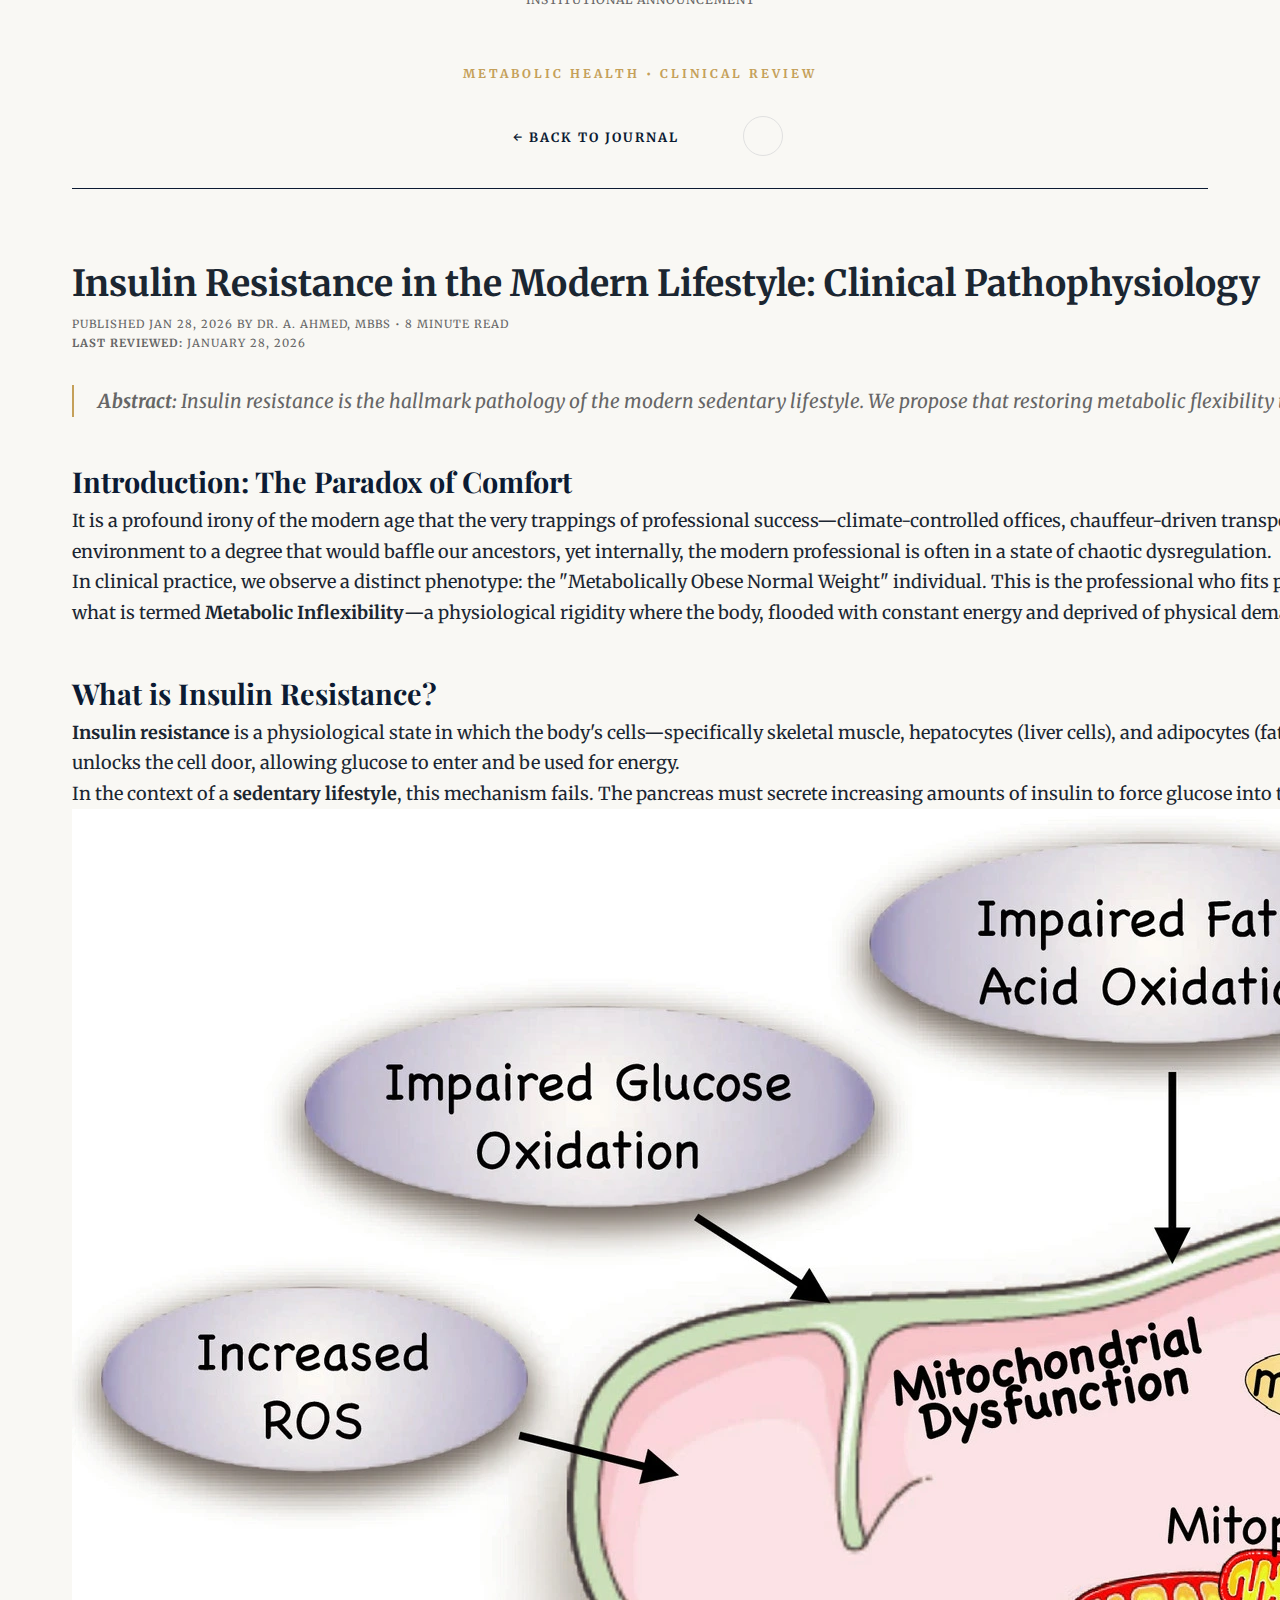
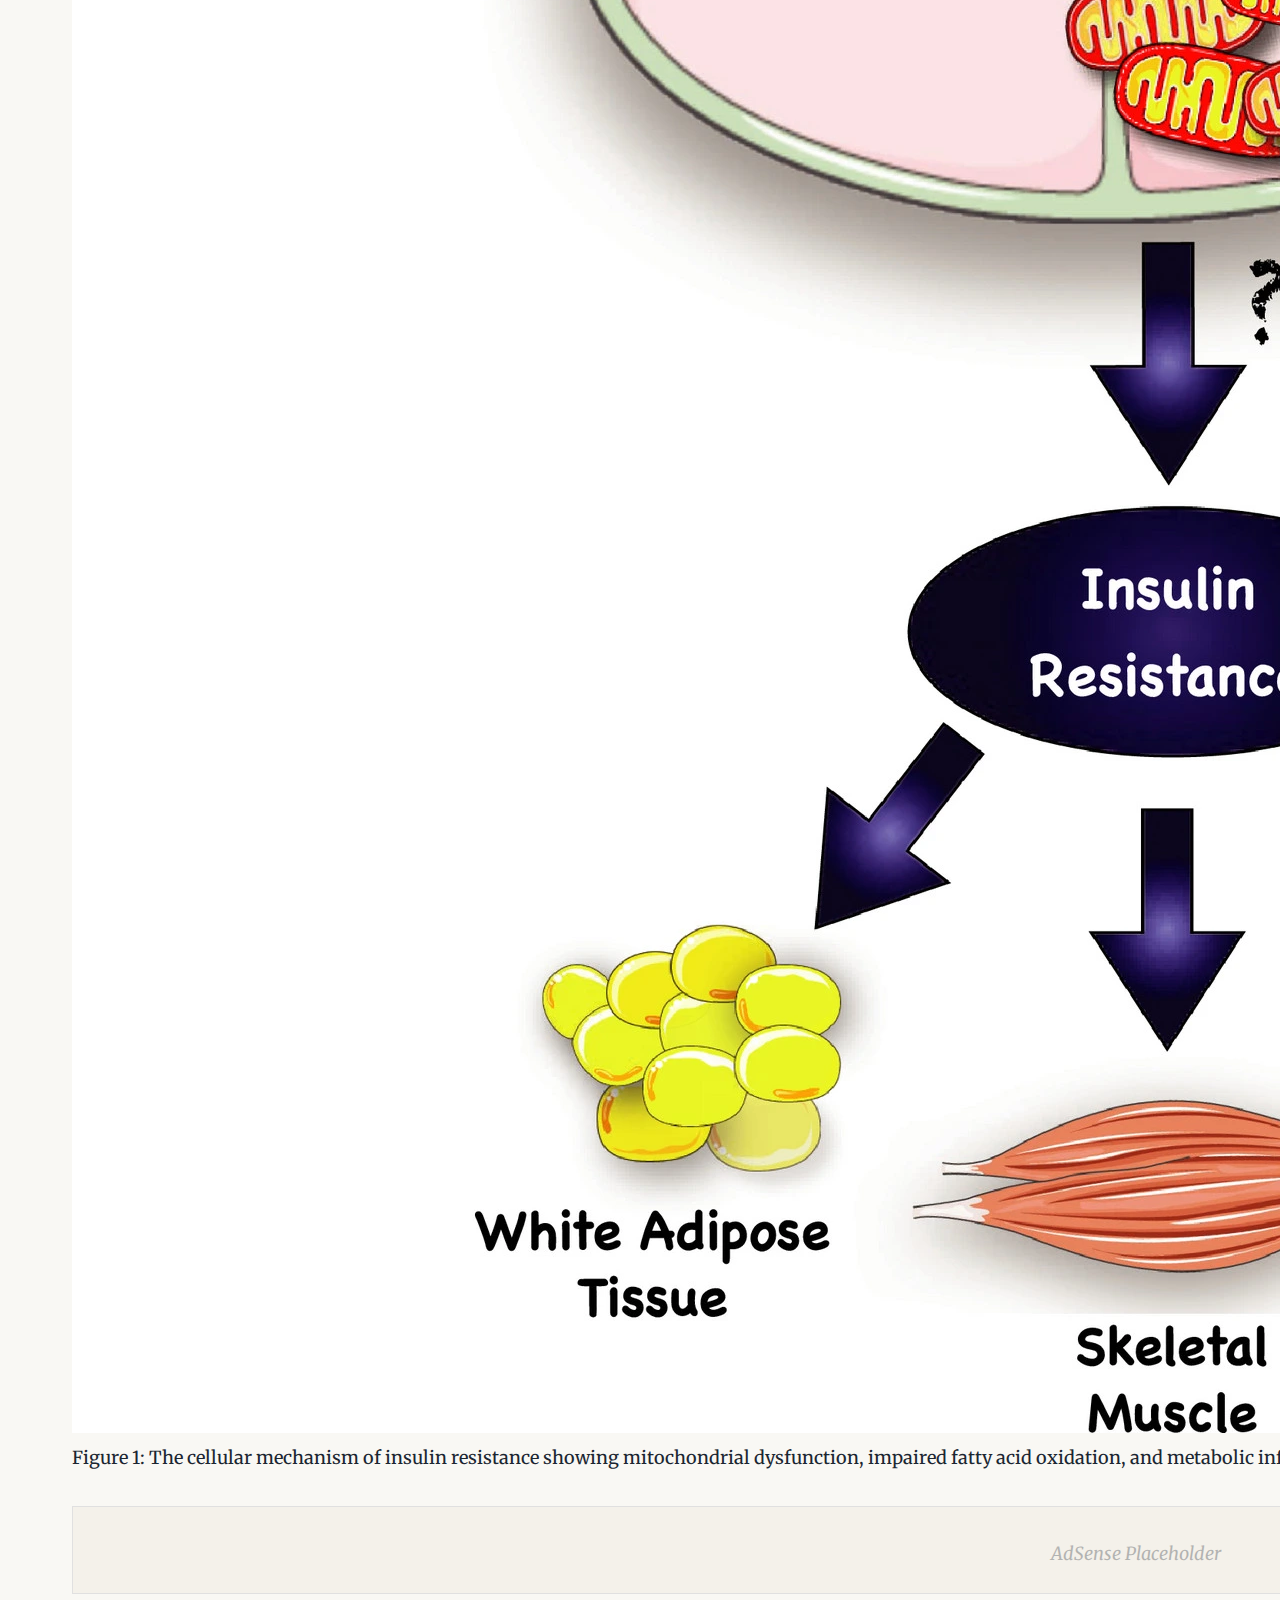
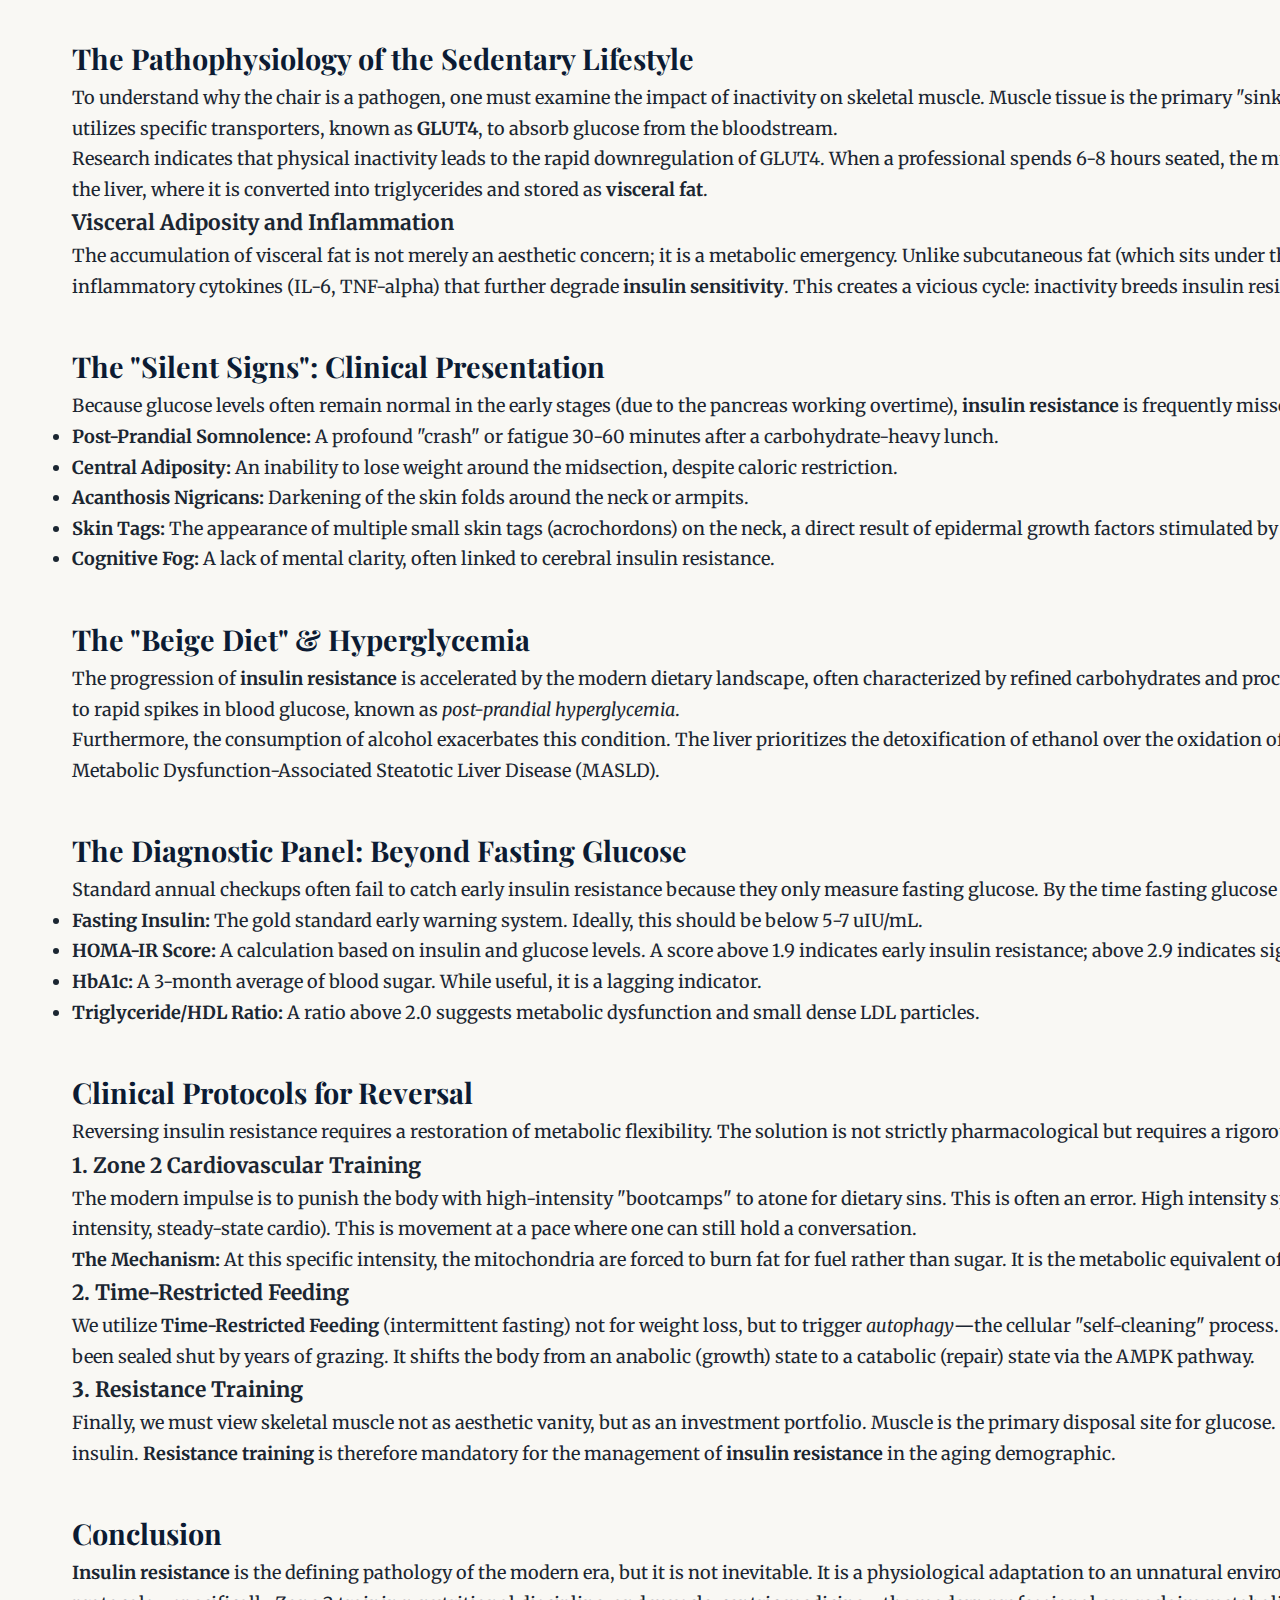
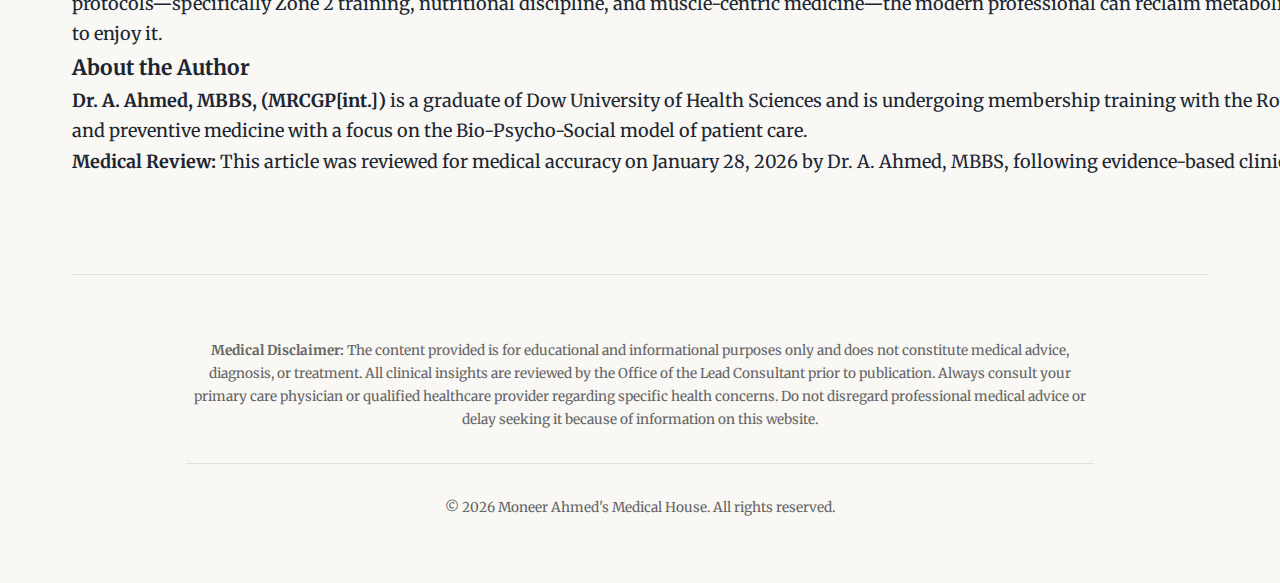
<file: insulin-resistance-modern-lifestyle.html>
<!DOCTYPE html>
<html lang="en">
<head>
<meta charset="UTF-8">
<meta name="viewport" content="width=device-width, initial-scale=1.0">
<meta name="description" content="A clinical examination of insulin resistance caused by sedentary lifestyle. Explore the pathophysiology of metabolic syndrome and evidence-based protocols for reversal by Dr. A. Ahmed, MBBS.">
<meta name="keywords" content="insulin resistance, metabolic syndrome, sedentary lifestyle, Zone 2 training, time-restricted feeding, metabolic health, Dr. A. Ahmed, YMYL health information">
<meta name="author" content="Dr. A. Ahmed, MBBS">
<meta name="robots" content="index, follow, max-snippet:-1">
<link rel="canonical" href="https://moneerahmedhouse.com/insulin-resistance-modern-lifestyle.html">
<link rel="icon" type="image/svg+xml" href="favicon.svg">
<title>Insulin Resistance in the Modern Lifestyle | Moneer Ahmed's Medical House</title>

<!-- CRITICAL CSS -->
<style>
:root{--bg-paper:#F2F0E9;--bg-card:#FAF9F6;--text-primary:#1B2631;--text-navy:#0C1B33;--text-meta:#666;--border-color:#D1C7B7;--accent-gold:#C5A059;--ad-bg:#EAE6DC;--font-heading:'Playfair Display',serif;--font-body:'Merriweather',serif}
body.dark-mode,html.dark-mode{--bg-paper:#001122;--bg-card:#0A1A29;--text-primary:#F5F5F0;--text-navy:#EAEAEA;--text-meta:#AAB7C4;--border-color:#1F3A52;--accent-gold:#D4AF37;--ad-bg:#0B2036}
*{box-sizing:border-box;margin:0;padding:0}
html{background:var(--bg-paper)}
body{background:var(--bg-paper);color:var(--text-primary);font-family:var(--font-body),Georgia,'Times New Roman',serif;font-size:18px;line-height:1.7;transition:background-color .4s,color .4s}
.container{max-width:1200px;margin:0 auto;padding:0 2rem}
header{text-align:center;padding:4rem 0 2rem;border-bottom:1px solid var(--text-navy);margin-bottom:4rem}
a{text-decoration:none;color:var(--text-navy)}
.article-layout{display:grid;grid-template-columns:1fr 300px;gap:3rem}
</style>

<link rel="preconnect" href="https://fonts.googleapis.com">
<link rel="preconnect" href="https://fonts.gstatic.com" crossorigin>

<!-- Theme detection -->
<script>
(function(){const t=localStorage.getItem('house_theme'),d=window.matchMedia('(prefers-color-scheme: dark)').matches;(t==='dark'||(!t&&d))&&document.documentElement.classList.add('dark-mode');})();
</script>

<link href="https://fonts.googleapis.com/css2?family=Merriweather:ital,wght@0,300;0,400;0,700;1,300&family=Playfair+Display:ital,wght@0,400;0,600;0,700;1,400&display=swap" rel="stylesheet">
<link rel="stylesheet" href="style.css">

<!-- Enhanced Structured Data for E-E-A-T -->
<script type="application/ld+json">
{
  "@context": "https://schema.org",
  "@type": "MedicalScholarlyArticle",
  "headline": "Insulin Resistance in the Modern Lifestyle: Clinical Pathophysiology and Management",
  "description": "A clinical examination of insulin resistance caused by sedentary lifestyle, exploring pathophysiology of metabolic syndrome and evidence-based protocols for reversal.",
  "image": "https://moneerahmedhouse.com/insulin-resistance-diagram.webp",
  "datePublished": "2026-01-28T09:00:00+05:00",
  "dateModified": "2026-01-28T09:00:00+05:00",
  "author": {
    "@type": "Physician",
    "name": "Dr. A. Ahmed",
    "jobTitle": "Lead Consultant",
    "credential": "MBBS",
    "description": "Medical doctor specializing in metabolic health and preventive medicine",
    "alumniOf": {
      "@type": "EducationalOrganization",
      "name": "Dow University of Health Sciences"
    },
    "memberOf": {
      "@type": "MedicalOrganization",
      "name": "Royal College of General Practitioners (International)"
    }
  },
  "publisher": {
    "@type": "MedicalBusiness",
    "name": "Moneer Ahmed's Medical House",
    "url": "https://moneerahmedhouse.com",
    "logo": {
      "@type": "ImageObject",
      "url": "https://moneerahmedhouse.com/logo.png"
    }
  },
  "medicalAudience": {
    "@type": "MedicalAudience",
    "audienceType": "Patient"
  },
  "about": {
    "@type": "MedicalCondition",
    "name": "Insulin Resistance"
  },
  "citation": [
    {
      "@type": "ScholarlyArticle",
      "name": "Petersen & Shulman: Mechanisms of Insulin Action (2018)",
      "url": "https://pubmed.ncbi.nlm.nih.gov/29151065/"
    },
    {
      "@type": "ScholarlyArticle",
      "name": "The Triglyceride/High-Density Lipoprotein Cholesterol (TG/HDL-C) Ratio as a Risk Marker for Metabolic Syndrome and Cardiovascular Disease",
      "url": "https://pmc.ncbi.nlm.nih.gov/articles/PMC10001260/"
    },
    {
      "@type": "ScholarlyArticle",
      "name": "Hawley, J. A.: Exercise & Insulin Action (Acta Physiol)",
      "url": "https://pubmed.ncbi.nlm.nih.gov/18171435/"
    },
    {
      "@type": "ScholarlyArticle",
      "name": "Hemoglobin A1C",
      "url": "https://pubmed.ncbi.nlm.nih.gov/31747223/"
    },
    {
      "@type": "ScholarlyArticle",
      "name": "Petersen & Shulman: Mechanisms of Insulin Action (2018)",
      "url": "https://pubmed.ncbi.nlm.nih.gov/29151065/"
    },
    {
      "@type": "ScholarlyArticle",
      "name": "Cell Metabolism: Early Time-Restricted Feeding (2018) - Evidence for circadian rhythm optimization.",
      "url": "https://pubmed.ncbi.nlm.nih.gov/29754952/"
    },
    {
    "@type": "ScholarlyArticle",
      "name": "The global epidemiology of nonalcoholic fatty liver disease (NAFLD) and nonalcoholic steatohepatitis (NASH): a systematic review (2023)",
      "url": "https://pubmed.ncbi.nlm.nih.gov/36626630/"
    },
    {
    "@type": "ScholarlyArticle",
      "name": "Fasting insulin, insulin resistance, and risk of cardiovascular or all-cause mortality in non-diabetic adults: a meta-analysis",
      "url": "https://pmc.ncbi.nlm.nih.gov/articles/PMC6448479/"
    },
    {
    "@type": "ScholarlyArticle",
      "name": "The mRNA expression levels of uncoupling proteins 1 and 2 in mononuclear cells from patients with metabolic disorders: obesity and type 2 diabetes mellitus (2017)",
      "url": "https://pubmed.ncbi.nlm.nih.gov/29151065/"
    },
    {
      "@type": "ScholarlyArticle",
      "name": "Fasting serum insulin concentration and early insulin response as risk determinants for developing diabetes.",
      "url": "https://pubmed.ncbi.nlm.nih.gov/2142037/"
    },
    {
      "@type": "ScholarlyArticle",
      "name": "Use and abuse of HOMA modeling (2004)",
      "url": "https://pubmed.ncbi.nlm.nih.gov/15161807/"
    },
    {
      "@type": "ScholarlyArticle",
      "name": "BioMed Research International: Resistance Training for Diabetes Prevention and Therapy: Experimental Findings and Molecular Mechanisms.",
      "url": "https://pmc.ncbi.nlm.nih.gov/articles/PMC3881442/"
    }
  ],
  "url": "https://moneerahmedhouse.com/insulin-resistance-modern-lifestyle.html",
  "mainEntityOfPage": {
    "@type": "WebPage",
    "@id": "https://moneerahmedhouse.com/insulin-resistance-modern-lifestyle.html"
  },
  "isAccessibleForFree": true,
  "backstory": "Peer-reviewed medical content adhering to Royal College standards"
}
</script>
</head>

<body>
<!-- Mobile Navigation -->
<nav id="mobileMenu" class="mobile-nav-overlay" aria-label="Mobile navigation">
  <button onclick="toggleMobileMenu()" class="close-btn" aria-label="Close menu">&times;</button>
  <a href="index.html">The Desk</a>
  <a href="journal.html">The Journal</a>
  <a href="about.html">Clinical Director</a>
  <a href="contact.html">Correspondence</a>
  <button onclick="toggleTheme()" class="utility-btn theme-btn-icon" aria-label="Toggle dark mode"></button>
</nav>

<div class="container">
  <!-- Article Header -->
  <header>
    <span class="brand-overline">Metabolic Health • Clinical Review</span>
    <div class="header-controls">
      <button class="mobile-menu-btn" onclick="toggleMobileMenu()" aria-label="Open menu" aria-expanded="false">&#9776;</button>
      
      <nav class="desktop-nav" aria-label="Article navigation">
        <a href="journal.html">← Back to Journal</a>
      </nav>
      <button onclick="toggleTheme()" class="utility-btn theme-btn-icon" id="theme-btn-desktop" aria-label="Toggle dark mode"></button>
    </div>
  </header>

  <!-- Article Layout: Main + Sidebar -->
  <div class="article-layout">
    <!-- Main Article Content -->
    <main class="article-body">
      <article itemscope itemtype="https://schema.org/MedicalScholarlyArticle">
        <h1 class="article-title" itemprop="headline">Insulin Resistance in the Modern Lifestyle: Clinical Pathophysiology</h1>
        
        <!-- Article Metadata -->
        <div class="article-meta">
          <p class="meta-tag">
            <time datetime="2026-01-28" itemprop="datePublished">Published Jan 28, 2026</time>
            <span itemprop="author" itemscope itemtype="https://schema.org/Physician">
              by <span itemprop="name">Dr. A. Ahmed, MBBS</span>
            </span>
            • 8 Minute Read
          </p>
          <p class="meta-tag"><strong>Last Reviewed:</strong> <time datetime="2026-01-28">January 28, 2026</time></p>
        </div>

        <!-- Article Summary -->
        <p class="article-summary" itemprop="description" style="font-size: 1.2rem; font-style: italic; margin: 2rem 0; color: var(--text-meta); border-left: 2px solid var(--accent-gold); padding-left: 1.5rem;">
          <strong>Abstract:</strong> Insulin resistance is the hallmark pathology of the modern sedentary lifestyle. We propose that restoring metabolic flexibility through physiological protocols is superior to pharmacological management alone.
        </p>

        <!-- Main Content -->
        <div itemprop="articleBody">
          <h2 id="introduction-the-paradox-of-comfort">Introduction: The Paradox of Comfort</h2>
          <p>It is a profound irony of the modern age that the very trappings of professional success—climate-controlled offices, chauffeur-driven transport, and caloric abundance—are the architects of our physiological decline. We have mastered our external environment to a degree that would baffle our ancestors, yet internally, the modern professional is often in a state of chaotic dysregulation.</p>
          <p>In clinical practice, we observe a distinct phenotype: the "Metabolically Obese Normal Weight" individual. This is the professional who fits perfectly into a tailored suit, yet whose biomarkers tell a story of silent, progressive decay. They possess what is termed <strong>Metabolic Inflexibility</strong>—a physiological rigidity where the body, flooded with constant energy and deprived of physical demand, loses its ancestral ability to switch efficiently between burning glucose and oxidizing fat.</p>

          <h2 id="what-is-insulin-resistance">What is Insulin Resistance?</h2>
          <p><strong>Insulin resistance</strong> is a physiological state in which the body's cells—specifically skeletal muscle, hepatocytes (liver cells), and adipocytes (fat cells)—become desensitized to the hormone insulin. Under normal conditions, insulin acts as a key that unlocks the cell door, allowing glucose to enter and be used for energy.</p>
          
          <p>In the context of a <strong>sedentary lifestyle</strong>, this mechanism fails. The pancreas must secrete increasing amounts of insulin to force glucose into the cells. This state, known as <em>Hyperinsulinemia</em>, is the foundational driver of metabolic syndrome.</p>

          <!-- Featured Image: Insulin Resistance Mechanism -->
          <figure>
            <img src="insulin-resistance-diagram.webp" 
                 alt="Diagram showing the cellular mechanism of insulin resistance in muscle cells, including mitochondrial dysfunction, impaired glucose oxidation, and the pathway to insulin resistance in white adipose tissue, skeletal muscle, and liver" 
                 loading="lazy">
            <figcaption>
              Figure 1: The cellular mechanism of insulin resistance showing mitochondrial dysfunction, impaired fatty acid oxidation, and metabolic inflexibility leading to insulin resistance in key tissues.
            </figcaption>
          </figure>

          <!-- Inline Ad Placement -->
          <aside class="ad-slot-inline" aria-label="Advertisement" style="margin: 2rem 0; padding: 1.5rem; background: var(--ad-bg); border: 1px solid var(--border-color); text-align: center;">
            <span class="ad-label-tiny" style="font-size: 0.75rem; text-transform: uppercase; letter-spacing: 1px; color: var(--text-meta);">Institutional Announcement</span>
            <div class="ad-placeholder" style="margin-top: 0.5rem; font-style: italic; opacity: 0.3;">
              <!-- AdSense code here -->
              AdSense Placeholder
            </div>
          </aside>

          <h2 id="pathophysiology">The Pathophysiology of the Sedentary Lifestyle</h2>
          <p>To understand why the chair is a pathogen, one must examine the impact of inactivity on skeletal muscle. Muscle tissue is the primary "sink" for glucose disposal in the human body, responsible for clearing up to 80% of post-prandial glucose. It utilizes specific transporters, known as <strong>GLUT4</strong>, to absorb glucose from the bloodstream.</p>

          <p>Research indicates that physical inactivity leads to the rapid downregulation of GLUT4. When a professional spends 6-8 hours seated, the muscle remains dormant. The glucose from the diet has nowhere to go. This energy surplus is diverted to the liver, where it is converted into triglycerides and stored as <strong>visceral fat</strong>.</p>
          
          <h3 id="visceral-adiposity">Visceral Adiposity and Inflammation</h3>
          <p>The accumulation of visceral fat is not merely an aesthetic concern; it is a metabolic emergency. Unlike subcutaneous fat (which sits under the skin), visceral fat wraps around the organs and acts as an independent endocrine organ. It releases inflammatory cytokines (IL-6, TNF-alpha) that further degrade <strong>insulin sensitivity</strong>. This creates a vicious cycle: inactivity breeds insulin resistance, which breeds fat storage, which breeds further resistance.</p>

          <h2 id="the-silent-signs-clinical-presentation">The "Silent Signs": Clinical Presentation</h2>
          <p>Because glucose levels often remain normal in the early stages (due to the pancreas working overtime), <strong>insulin resistance</strong> is frequently missed. The discerning patient should look for the following subtle clinical signs:</p>
            <ul>
                <li><strong>Post-Prandial Somnolence:</strong> A profound "crash" or fatigue 30-60 minutes after a carbohydrate-heavy lunch.</li>
                <li><strong>Central Adiposity:</strong> An inability to lose weight around the midsection, despite caloric restriction.</li>
                <li><strong>Acanthosis Nigricans:</strong> Darkening of the skin folds around the neck or armpits.</li>
                <li><strong>Skin Tags:</strong> The appearance of multiple small skin tags (acrochordons) on the neck, a direct result of epidermal growth factors stimulated by hyperinsulinemia.</li>
                <li><strong>Cognitive Fog:</strong> A lack of mental clarity, often linked to cerebral insulin resistance.</li>
            </ul>

          <h2 id="beige-diet">The "Beige Diet" & Hyperglycemia</h2>
          <p>The progression of <strong>insulin resistance</strong> is accelerated by the modern dietary landscape, often characterized by refined carbohydrates and processed starches—what we term the "Beige Diet." Consuming high-glycemic foods in a sedentary state leads to rapid spikes in blood glucose, known as <em>post-prandial hyperglycemia</em>.</p>
            <p>Furthermore, the consumption of alcohol exacerbates this condition. The liver prioritizes the detoxification of ethanol over the oxidation of fats. In a patient with <strong>insulin resistance</strong>, regular alcohol consumption accelerates the progression toward Metabolic Dysfunction-Associated Steatotic Liver Disease (MASLD).</p>
          
          <h2 id="the-diagnostic-panel-beyond-fasting-glucose">The Diagnostic Panel: Beyond Fasting Glucose</h2>
            <p>Standard annual checkups often fail to catch early insulin resistance because they only measure fasting glucose. By the time fasting glucose is elevated, the patient has likely been insulin resistant for years. We advocate for a more rigorous panel:</p>
            <ul>
                <li><strong>Fasting Insulin:</strong> The gold standard early warning system. Ideally, this should be below 5-7 uIU/mL.</li>
                <li><strong>HOMA-IR Score:</strong> A calculation based on insulin and glucose levels. A score above 1.9 indicates early insulin resistance; above 2.9 indicates significant resistance.</li>
                <li><strong>HbA1c:</strong> A 3-month average of blood sugar. While useful, it is a lagging indicator.</li>
                <li><strong>Triglyceride/HDL Ratio:</strong> A ratio above 2.0 suggests metabolic dysfunction and small dense LDL particles.</li>
            </ul>

          <h2 id="clinical-protocols">Clinical Protocols for Reversal</h2>
          <p>Reversing insulin resistance requires a restoration of metabolic flexibility. The solution is not strictly pharmacological but requires a rigorous adherence to physiological principles. We do not "diet"; we restore function.</p>

          <h3 id="zone-2-training">1. Zone 2 Cardiovascular Training</h3>
          <p>The modern impulse is to punish the body with high-intensity "bootcamps" to atone for dietary sins. This is often an error. High intensity spikes cortisol, which can further deregulate blood sugar. Instead, we prescribe <strong>Zone 2 training</strong> (low-intensity, steady-state cardio). This is movement at a pace where one can still hold a conversation.</p>
            <p><strong>The Mechanism:</strong> At this specific intensity, the mitochondria are forced to burn fat for fuel rather than sugar. It is the metabolic equivalent of cleaning the engine. We prescribe 45 minutes, four times a week.</p>

          <h3 id="time-restricted-feeding">2. Time-Restricted Feeding</h3>
          <p>We utilize <strong>Time-Restricted Feeding</strong> (intermittent fasting) not for weight loss, but to trigger <em>autophagy</em>—the cellular "self-cleaning" process. A 16-hour window of fasting allows insulin levels to drop sufficiently to unlock the fat stores that have been sealed shut by years of grazing. It shifts the body from an anabolic (growth) state to a catabolic (repair) state via the AMPK pathway.</p>

          <h3 id="resistance-training">3. Resistance Training</h3>
          <p>Finally, we must view skeletal muscle not as aesthetic vanity, but as an investment portfolio. Muscle is the primary disposal site for glucose. Increasing skeletal muscle mass expands the body's capacity to store glucose as glycogen, independent of insulin. <strong>Resistance training</strong> is therefore mandatory for the management of <strong>insulin resistance</strong> in the aging demographic.</p>
        <h2 id="conclusion">Conclusion</h2>
        <p><strong>Insulin resistance</strong> is the defining pathology of the modern era, but it is not inevitable. It is a physiological adaptation to an unnatural environment. By acknowledging the metabolic cost of a <strong>sedentary lifestyle</strong> and implementing evidence-based protocols—specifically Zone 2 training, nutritional discipline, and muscle-centric medicine—the modern professional can reclaim metabolic sovereignty. True wealth is not merely the accumulation of capital, but the preservation of the capacity to enjoy it.</p>
        </div>

        <!-- Author Bio for E-E-A-T -->
        <section class="author-expertise" itemscope itemtype="https://schema.org/Physician">
          <h3>About the Author</h3>
          <p><strong itemprop="name">Dr. A. Ahmed, MBBS, (MRCGP[int.])</strong> is a graduate of <span itemprop="alumniOf">Dow University of Health Sciences</span> and is undergoing membership training with the <span itemprop="memberOf">Royal College of General Practitioners (International)</span>. He specializes in metabolic health, lifestyle medicine, and preventive medicine with a focus on the Bio-Psycho-Social model of patient care.</p>
        </section>

        <!-- Medical Review Statement -->
        <section class="medical-review">
          <p><strong>Medical Review:</strong> This article was reviewed for medical accuracy on <time datetime="2026-01-28">January 28, 2026</time> by Dr. A. Ahmed, MBBS, following evidence-based clinical guidelines and Royal College standards.</p>
        </section>
      </article>
    </main>

    <!-- Sidebar -->
    <aside class="sidebar" aria-label="Supplementary information">
      <!-- References Section -->
      <section class="sidebar-box">
        <h3 class="sidebar-title">Clinical References</h3>
        <ol class="reference-list">
          <li>Petersen & Shulman: Mechanisms of Insulin Action (2018). <a href="https://pubmed.ncbi.nlm.nih.gov/30067154/" rel="nofollow noopener" target="_blank">PubMed Link</a></li>
          <li>Tara M Wallace, Jonathan C Levy, David R Matthews: Use and abuse of HOMA modeling (2004). <a href="https://pubmed.ncbi.nlm.nih.gov/15161807/" rel="nofollow noopener" target="_blank">PubMed Link</a></li>
          <li>Zobair M Younossi, Pegah Golabi, James M Paik, Austin Henry, Catherine Van Dongen, Linda Henry: The global epidemiology of nonalcoholic fatty liver disease (NAFLD) and nonalcoholic steatohepatitis (NASH): a systematic review (2023). <a href="https://pubmed.ncbi.nlm.nih.gov/36626630/" rel="nofollow noopener" target="_blank">PubMed Link</a></li>
          <li>Hawley, J. A.: Exercise & Insulin Action (Acta Physiol). <a href="https://pubmed.ncbi.nlm.nih.gov/18171435/" rel="nofollow noopener" target="_blank">PubMed Link</a></li>
          <li>H Lundgren, C Bengtsson, G Blohmé, L Lapidus, J Waldenström: Fasting serum insulin concentration and early insulin response as risk determinants for developing diabetes. <a href="https://pubmed.ncbi.nlm.nih.gov/2142037/" rel="nofollow noopener" target="_blank">PubMed Link</a></li>
          <li>The mRNA expression levels of uncoupling proteins 1 and 2 in mononuclear cells from patients with metabolic disorders: obesity and type 2 diabetes mellitus (2017). <a href="https://pubmed.ncbi.nlm.nih.gov/29151065/" rel="nofollow noopener" target="_blank">PubMed Link</a></li>
          <li>Emily Eyth, Muhammad Zubair, Roopa Naik: Hemoglobin A1C (2025). <a href="https://pubmed.ncbi.nlm.nih.gov/31747223/" rel="nofollow noopener" target="_blank">PubMed Link</a></li>
          <li>Constantine E Kosmas, Shanna Rodriguez Polanco, Maria D Bousvarou, Evangelia J Papakonstantinou, Edilberto Peña Genao, Eliscer Guzman, Christina E Kostara: The Triglyceride/High-Density Lipoprotein Cholesterol (TG/HDL-C) Ratio as a Risk Marker for Metabolic Syndrome and Cardiovascular Disease (2023). <a href="https://pmc.ncbi.nlm.nih.gov/articles/PMC10001260/" rel="nofollow noopener" target="_blank"> PubMed Link</a></li>
          <li>Cell Metabolism: Early Time-Restricted Feeding (2018) - Evidence for circadian rhythm optimization. <a href="https://pubmed.ncbi.nlm.nih.gov/29754952/" rel="nofollow noopener" target="_blank"> PubMed Link</a></li>
        </ol>
      </section>

      <!-- Sidebar Ad -->
      <aside class="ad-slot-sidebar" aria-label="Advertisement" style="min-height: 300px; margin-top: 2rem; padding: 1.5rem; background: var(--ad-bg); border: 1px solid var(--border-color); text-align: center;">
        <span class="ad-label" style="font-size: 0.75rem; text-transform: uppercase; letter-spacing: 1px; color: var(--text-meta);">Partner</span>
        <div class="ad-placeholder" style="margin-top: 0.5rem; opacity: 0.3;">
          <!-- AdSense code here -->
          AD
        </div>
      </aside>

      <!-- Related Articles -->
      <section class="sidebar-box" style="margin-top: 2rem;">
        <h3 class="sidebar-title">Related Manuscripts</h3>
        <ul style="list-style: none; padding: 0;">
          <li style="margin-bottom: 0.75rem;"><a href="article-template.html">The Aristocracy of the Heart</a></li>
          <li style="margin-bottom: 0.75rem;"><a href="article-template.html">Arterial Integrity</a></li>
          <li style="margin-bottom: 0.75rem;"><a href="article-template.html">The Winter Constitution</a></li>
        </ul>
      </section>
    </aside>
  </div>

  <!-- Footer -->
  <footer>
    <div class="disclaimer-box">
      <p><strong>Medical Disclaimer:</strong> The content provided is for educational and informational purposes only and does not constitute medical advice, diagnosis, or treatment. All clinical insights are reviewed by the Office of the Lead Consultant prior to publication. Always consult your primary care physician or qualified healthcare provider regarding specific health concerns. Do not disregard professional medical advice or delay seeking it because of information on this website.</p>
    </div>
    <p>&copy; 2026 Moneer Ahmed's Medical House. All rights reserved.</p>
  </footer>
</div>

<script src="script.js" defer></script>
</body>
</html>
</file>
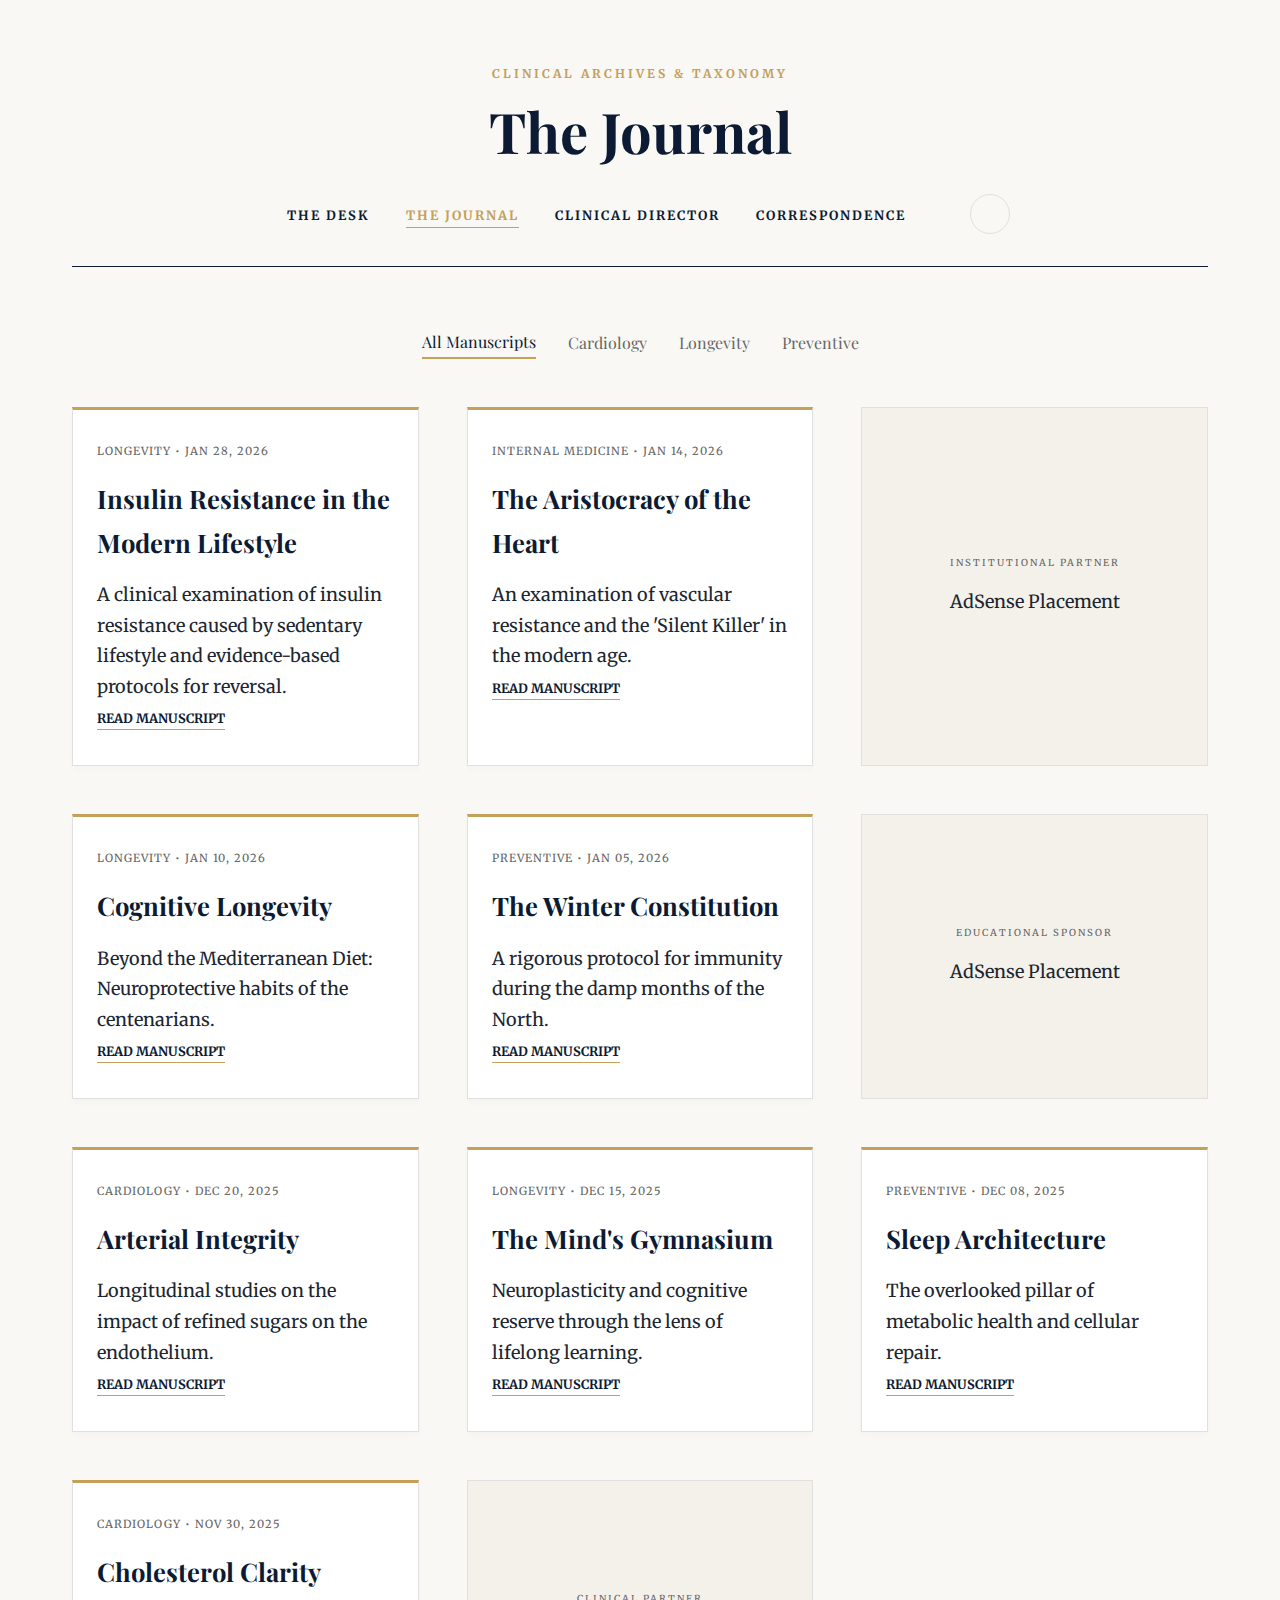
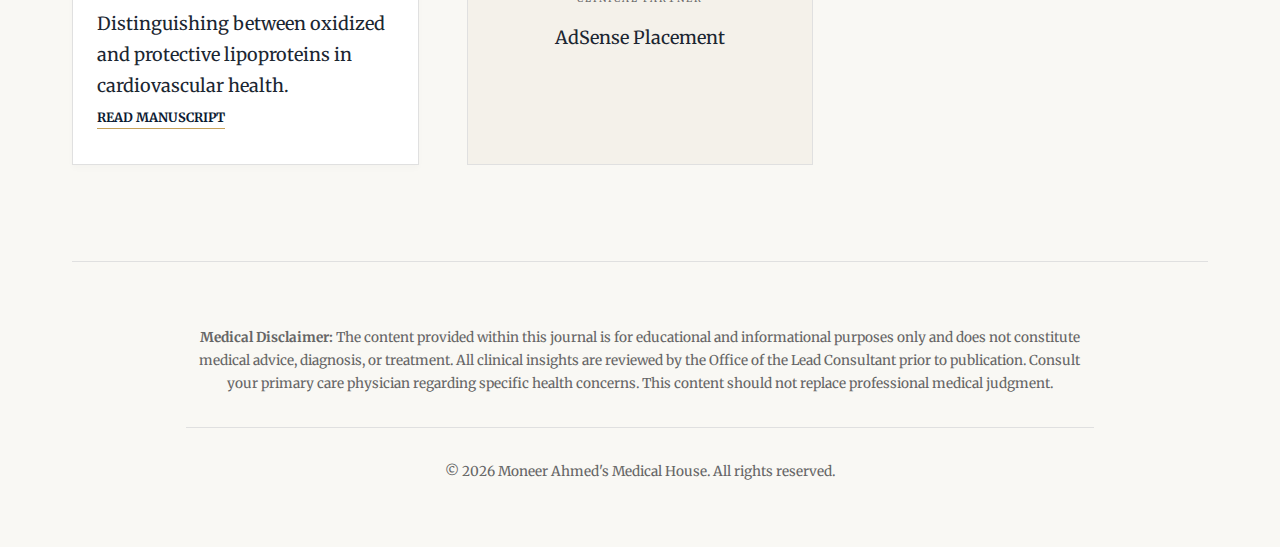
<file: journal.html>
<!DOCTYPE html>
<html lang="en">
<head>
<meta charset="UTF-8">
<meta name="viewport" content="width=device-width, initial-scale=1.0">
<meta name="description" content="Browse clinical manuscripts from Moneer Ahmed's Medical House. Filter by specialty: Cardiology, Neurology, Preventive Medicine. Evidence-based health content reviewed by Dr. A. Ahmed, MBBS.">
<meta name="keywords" content="medical journal, clinical manuscripts, cardiology articles, neurology content, preventive medicine, Dr. A. Ahmed, YMYL health">
<meta name="author" content="Dr. A. Ahmed, MBBS">
<meta name="robots" content="index, follow">
<link rel="canonical" href="https://moneerahmedhouse.com/journal.html">
<title>The Journal | Moneer Ahmed's Medical House - Clinical Archives</title>

<!-- CRITICAL CSS -->
<style>
:root{--bg-paper:#F2F0E9;--bg-card:#FAF9F6;--text-primary:#1B2631;--text-navy:#0C1B33;--text-meta:#666;--border-color:#D1C7B7;--accent-gold:#C5A059;--ad-bg:#EAE6DC;--font-heading:'Playfair Display',serif;--font-body:'Merriweather',serif}
body.dark-mode,html.dark-mode{--bg-paper:#001122;--bg-card:#0A1A29;--text-primary:#F5F5F0;--text-navy:#EAEAEA;--text-meta:#AAB7C4;--border-color:#1F3A52;--accent-gold:#D4AF37;--ad-bg:#0B2036}
*{box-sizing:border-box;margin:0;padding:0}
html{background:var(--bg-paper)}
body{background:var(--bg-paper);color:var(--text-primary);font-family:var(--font-body),Georgia,'Times New Roman',serif;font-size:18px;line-height:1.7;transition:background-color .4s,color .4s}
.container{max-width:1200px;margin:0 auto;padding:0 2rem}
header{text-align:center;padding:4rem 0 2rem;border-bottom:1px solid var(--text-navy);margin-bottom:4rem}
.masthead-title{font-family:var(--font-heading);font-size:3.5rem;color:var(--text-navy);line-height:1.1;margin-bottom:.5rem}
a{text-decoration:none;color:var(--text-navy)}
.card,.ad-slot{background:var(--bg-card);padding:2rem;border:1px solid var(--border-color)}
.journal-grid{display:grid;grid-template-columns:repeat(2,1fr);gap:2rem}
.filter-bar{display:flex;gap:1rem;margin-bottom:3rem;flex-wrap:wrap}
</style>

<link rel="preconnect" href="https://fonts.googleapis.com">
<link rel="preconnect" href="https://fonts.gstatic.com" crossorigin>

<script>
(function(){const t=localStorage.getItem('house_theme'),d=window.matchMedia('(prefers-color-scheme: dark)').matches;(t==='dark'||(!t&&d))&&document.documentElement.classList.add('dark-mode');})();
</script>

<link href="https://fonts.googleapis.com/css2?family=Merriweather:ital,wght@0,300;0,400;0,700;1,300&family=Playfair+Display:ital,wght@0,400;0,600;0,700;1,400&display=swap" rel="stylesheet">
<link rel="stylesheet" href="style.css">

<!-- Structured Data -->
<script type="application/ld+json">
{
  "@context": "https://schema.org",
  "@type": "MedicalWebPage",
  "name": "The Journal - Clinical Archives",
  "description": "Browse evidence-based clinical manuscripts organized by medical specialty",
  "url": "https://moneerahmedhouse.com/journal.html",
  "publisher": {
    "@type": "MedicalBusiness",
    "name": "Moneer Ahmed's Medical House"
  },
  "medicalAudience": {
    "@type": "MedicalAudience",
    "audienceType": "Patient"
  }
}
</script>
</head>

<body>
<!-- Mobile Navigation Overlay -->
<nav id="mobileMenu" class="mobile-nav-overlay" aria-label="Mobile navigation">
  <button onclick="toggleMobileMenu()" class="close-btn" aria-label="Close menu">&times;</button>
  <a href="index.html">The Desk</a>
  <a href="journal.html" aria-current="page">The Journal</a>
  <a href="about.html">Clinical Director</a>
  <a href="contact.html">Correspondence</a>
  <button onclick="toggleTheme()" class="utility-btn theme-btn-icon" aria-label="Toggle dark mode"></button>
</nav>

<div class="container">
  <!-- Header -->
  <header>
    <span class="brand-overline">Clinical Archives & Taxonomy</span>
    <h1 class="masthead-title">The Journal</h1>
    
    <div class="header-controls">
      <button class="mobile-menu-btn" onclick="toggleMobileMenu()" aria-label="Open menu" aria-expanded="false">&#9776;</button>
      
      <nav class="desktop-nav" aria-label="Main navigation">
        <a href="index.html">The Desk</a>
        <a href="journal.html" class="active-page" aria-current="page">The Journal</a>
        <a href="about.html">Clinical Director</a>
        <a href="contact.html">Correspondence</a>
      </nav>
      
      <button onclick="toggleTheme()" class="utility-btn theme-btn-icon" id="theme-btn-desktop" aria-label="Toggle dark mode"></button>
    </div>
  </header>

  <!-- Filter Bar -->
  <nav class="filter-bar" aria-label="Filter articles by category">
    <button class="filter-btn active" onclick="filterSelection('all')" aria-label="Show all articles">All Manuscripts</button>
    <button class="filter-btn" onclick="filterSelection('cardiology')" aria-label="Show cardiology articles">Cardiology</button>
    <button class="filter-btn" onclick="filterSelection('longevity')" aria-label="Show longevity articles">Longevity</button>
    <button class="filter-btn" onclick="filterSelection('preventive')" aria-label="Show preventive medicine articles">Preventive</button>
  </nav>

  <!-- Article Grid with Working Filters -->
  <main class="journal-grid">
    <!-- LONGEVITY ARTICLE 1 - NEW -->
    <article class="card filterDiv longevity all" itemscope itemtype="https://schema.org/MedicalScholarlyArticle">
      <span class="meta-tag">
        <time datetime="2026-01-28" itemprop="datePublished">Longevity • Jan 28, 2026</time>
      </span>
      <h3 itemprop="headline">
        <a href="insulin-resistance-modern-lifestyle.html" itemprop="url">Insulin Resistance in the Modern Lifestyle</a>
      </h3>
      <p itemprop="description">A clinical examination of insulin resistance caused by sedentary lifestyle and evidence-based protocols for reversal.</p>
      <a href="insulin-resistance-modern-lifestyle.html" class="read-more" aria-label="Read manuscript: Insulin Resistance in the Modern Lifestyle">Read Manuscript</a>
    </article>

    <!-- CARDIOLOGY ARTICLE 1 -->
    <article class="card filterDiv cardiology all" itemscope itemtype="https://schema.org/MedicalScholarlyArticle">
      <span class="meta-tag">
        <time datetime="2026-01-14" itemprop="datePublished">Internal Medicine • Jan 14, 2026</time>
      </span>
      <h3 itemprop="headline">
        <a href="article-template.html" itemprop="url">The Aristocracy of the Heart</a>
      </h3>
      <p itemprop="description">An examination of vascular resistance and the 'Silent Killer' in the modern age.</p>
      <a href="article-template.html" class="read-more" aria-label="Read manuscript: The Aristocracy of the Heart">Read Manuscript</a>
    </article>

    <!-- AD SLOT 1 -->
    <aside class="ad-slot filterDiv all" aria-label="Advertisement">
      <span class="ad-label">Institutional Partner</span>
      <div class="ad-placeholder">
        <!-- AdSense code here -->
        AdSense Placement
      </div>
    </aside>

    <!-- LONGEVITY ARTICLE 2 -->
    <article class="card filterDiv longevity all" itemscope itemtype="https://schema.org/MedicalScholarlyArticle">
      <span class="meta-tag">
        <time datetime="2026-01-10" itemprop="datePublished">Longevity • Jan 10, 2026</time>
      </span>
      <h3 itemprop="headline">
        <a href="article-template.html" itemprop="url">Cognitive Longevity</a>
      </h3>
      <p itemprop="description">Beyond the Mediterranean Diet: Neuroprotective habits of the centenarians.</p>
      <a href="article-template.html" class="read-more" aria-label="Read manuscript: Cognitive Longevity">Read Manuscript</a>
    </article>

    <!-- PREVENTIVE ARTICLE 1 -->
    <article class="card filterDiv preventive all" itemscope itemtype="https://schema.org/MedicalScholarlyArticle">
      <span class="meta-tag">
        <time datetime="2026-01-05" itemprop="datePublished">Preventive • Jan 05, 2026</time>
      </span>
      <h3 itemprop="headline">
        <a href="article-template.html" itemprop="url">The Winter Constitution</a>
      </h3>
      <p itemprop="description">A rigorous protocol for immunity during the damp months of the North.</p>
      <a href="article-template.html" class="read-more" aria-label="Read manuscript: The Winter Constitution">Read Manuscript</a>
    </article>

    <!-- AD SLOT 2 -->
    <aside class="ad-slot filterDiv all" aria-label="Advertisement">
      <span class="ad-label">Educational Sponsor</span>
      <div class="ad-placeholder">
        <!-- AdSense code here -->
        AdSense Placement
      </div>
    </aside>

    <!-- CARDIOLOGY ARTICLE 2 -->
    <article class="card filterDiv cardiology all" itemscope itemtype="https://schema.org/MedicalScholarlyArticle">
      <span class="meta-tag">
        <time datetime="2025-12-20" itemprop="datePublished">Cardiology • Dec 20, 2025</time>
      </span>
      <h3 itemprop="headline">
        <a href="article-template.html" itemprop="url">Arterial Integrity</a>
      </h3>
      <p itemprop="description">Longitudinal studies on the impact of refined sugars on the endothelium.</p>
      <a href="article-template.html" class="read-more" aria-label="Read manuscript: Arterial Integrity">Read Manuscript</a>
    </article>

    <!-- LONGEVITY ARTICLE 3 -->
    <article class="card filterDiv longevity all" itemscope itemtype="https://schema.org/MedicalScholarlyArticle">
      <span class="meta-tag">
        <time datetime="2025-12-15" itemprop="datePublished">Longevity • Dec 15, 2025</time>
      </span>
      <h3 itemprop="headline">
        <a href="article-template.html" itemprop="url">The Mind's Gymnasium</a>
      </h3>
      <p itemprop="description">Neuroplasticity and cognitive reserve through the lens of lifelong learning.</p>
      <a href="article-template.html" class="read-more" aria-label="Read manuscript: The Mind's Gymnasium">Read Manuscript</a>
    </article>

    <!-- PREVENTIVE ARTICLE 2 -->
    <article class="card filterDiv preventive all" itemscope itemtype="https://schema.org/MedicalScholarlyArticle">
      <span class="meta-tag">
        <time datetime="2025-12-08" itemprop="datePublished">Preventive • Dec 08, 2025</time>
      </span>
      <h3 itemprop="headline">
        <a href="article-template.html" itemprop="url">Sleep Architecture</a>
      </h3>
      <p itemprop="description">The overlooked pillar of metabolic health and cellular repair.</p>
      <a href="article-template.html" class="read-more" aria-label="Read manuscript: Sleep Architecture">Read Manuscript</a>
    </article>

    <!-- CARDIOLOGY ARTICLE 3 -->
    <article class="card filterDiv cardiology all" itemscope itemtype="https://schema.org/MedicalScholarlyArticle">
      <span class="meta-tag">
        <time datetime="2025-11-30" itemprop="datePublished">Cardiology • Nov 30, 2025</time>
      </span>
      <h3 itemprop="headline">
        <a href="article-template.html" itemprop="url">Cholesterol Clarity</a>
      </h3>
      <p itemprop="description">Distinguishing between oxidized and protective lipoproteins in cardiovascular health.</p>
      <a href="article-template.html" class="read-more" aria-label="Read manuscript: Cholesterol Clarity">Read Manuscript</a>
    </article>

    <!-- AD SLOT 3 -->
    <aside class="ad-slot filterDiv all" aria-label="Advertisement">
      <span class="ad-label">Clinical Partner</span>
      <div class="ad-placeholder">
        <!-- AdSense code here -->
        AdSense Placement
      </div>
    </aside>
  </main>

  <!-- Footer -->
  <footer>
    <div class="disclaimer-box">
      <p><strong>Medical Disclaimer:</strong> The content provided within this journal is for educational and informational purposes only and does not constitute medical advice, diagnosis, or treatment. All clinical insights are reviewed by the Office of the Lead Consultant prior to publication. Consult your primary care physician regarding specific health concerns. This content should not replace professional medical judgment.</p>
    </div>
    <p>&copy; 2026 Moneer Ahmed's Medical House. All rights reserved.</p>
  </footer>
</div>

<script src="script.js" defer></script>
</body>
</html>
</file>
<file: style.css>
/* THE HOUSE OF NOORA - MASTER STYLESHEET (Final Restoration)
   ---------------------------------------------------------- */

:root {
    /* Day Mode */
    --bg-paper: #F9F8F4;        /* Rich Parchment Background */
    --bg-card: #FFFFFF;         /* Pure White Cards (Subtle Contrast) */
    --text-primary: #1B2631;    /* Deep Charcoal */
    --text-navy: #0C1B33;       /* Oxford Navy */
    --text-meta: #666666;
    --border-color: #E0E0E0;
    --accent-gold: #C5A059;     /* Muted Gold */
    --ad-bg: #F4F1EA;           /* Ad Background */
    
    --font-heading: 'Playfair Display', serif;
    --font-body: 'Merriweather', serif;
}

body.dark-mode {
    /* Nocturnal Study Mode */
    --bg-paper: #001122;        /* Deep Oxford Blue */
    --bg-card: #0A1A29;         /* Lighter Blue Card */
    --text-primary: #F5F5F0;    /* Ivory */
    --text-navy: #EAEAEA;       /* Soft White */
    --text-meta: #AAB7C4;
    --border-color: #1F3A52;
    --accent-gold: #D4AF37;     /* Vibrant Gold */
    --ad-bg: #0B2036;
}

/* BASE */
* { box-sizing: border-box; margin: 0; padding: 0; }

body {
    background-color: var(--bg-paper);
    color: var(--text-primary);
    font-family: var(--font-body);
    font-size: 18px;
    line-height: 1.7;
    transition: background-color 0.3s ease, color 0.3s ease;
}

a { text-decoration: none; color: var(--text-navy); transition: color 0.3s ease; }
a:hover { color: var(--accent-gold); }

.container { max-width: 1200px; margin: 0 auto; padding: 0 2rem; }

/* HEADER */
header {
    text-align: center;
    padding: 4rem 0 2rem;
    border-bottom: 1px solid var(--text-navy);
    margin-bottom: 4rem;
    transition: border-color 0.3s ease;
}
body.dark-mode header { border-bottom-color: var(--accent-gold); }

.brand-overline {
    font-size: 0.75rem; text-transform: uppercase; letter-spacing: 3px;
    color: var(--accent-gold); font-weight: 700; display: block; margin-bottom: 1rem;
}

.masthead-title {
    font-family: var(--font-heading); font-size: 3.5rem; color: var(--text-navy);
    line-height: 1.1; margin-bottom: 0.5rem;
}

/* NAVIGATION */
.header-controls { display: flex; justify-content: center; align-items: center; gap: 3rem; margin-top: 2rem; }

nav.desktop-nav a {
    text-transform: uppercase; font-size: 0.8rem; letter-spacing: 2px;
    font-weight: 700; margin: 0 1rem; color: var(--text-navy); position: relative; padding-bottom: 5px;
}

nav.desktop-nav a.active-page { color: var(--accent-gold) !important; }
nav.desktop-nav a.active-page::after {
    content: ''; position: absolute; bottom: 0; left: 0; width: 100%; height: 1px; background: var(--accent-gold);
}

.utility-btn {
    background: none; border: 1px solid var(--border-color); color: var(--text-navy);
    width: 40px; height: 40px; border-radius: 50%; display: flex; align-items: center; justify-content: center; cursor: pointer; transition: all 0.3s ease;
}
.utility-btn:hover { border-color: var(--accent-gold); color: var(--accent-gold); }
.mobile-menu-btn { display: none; background: none; border: none; font-size: 1.5rem; color: var(--text-navy); }

/* JOURNAL FILTERS */
.filter-bar { display: flex; justify-content: center; gap: 2rem; margin-bottom: 3rem; flex-wrap: wrap; }
.filter-btn {
    background: none; border: none; font-family: var(--font-heading); font-size: 1rem;
    cursor: pointer; color: var(--text-meta); transition: all 0.3s ease; padding-bottom: 5px;
}
.filter-btn:hover, .filter-btn.active { color: var(--text-navy); border-bottom: 2px solid var(--accent-gold); }
.filterDiv { display: none; } /* Hidden by default */
.show { display: block; }     /* Shown when filtered */

/* GRID & CARDS */
.journal-grid { display: grid; grid-template-columns: repeat(3, 1fr); gap: 3rem; margin-bottom: 6rem; }

article.card { 
    border-top: 3px solid var(--accent-gold); 
    padding: 2rem 1.5rem; 
    background: var(--bg-card); /* White in Day, Blue in Night */
    box-shadow: 0 4px 6px rgba(0,0,0,0.02); /* Very subtle lift */
}
article.card h3 { font-family: var(--font-heading); font-size: 1.6rem; color: var(--text-navy); margin: 1rem 0; }
.meta-tag { font-size: 0.7rem; text-transform: uppercase; color: var(--text-meta); letter-spacing: 1px; display: block; }
.read-more { font-size: 0.8rem; text-transform: uppercase; font-weight: 700; border-bottom: 1px solid var(--accent-gold); padding-bottom: 3px; }

/* AD SLOTS */
.ad-slot { 
    background: var(--ad-bg); border: 1px solid var(--border-color); 
    display: flex; flex-direction: column; justify-content: center; align-items: center; 
    padding: 2rem; text-align: center; height: 100%; min-height: 250px;
}
.ad-label { font-size: 0.6rem; text-transform: uppercase; letter-spacing: 2px; color: var(--text-meta); margin-bottom: 1rem; }

/* ARTICLE TEMPLATE SPECIFICS */
.article-layout { display: grid; grid-template-columns: 2.5fr 1fr; gap: 4rem; margin-bottom: 6rem; }
.article-body h2 { font-family: var(--font-heading); color: var(--text-navy); margin-top: 2.5rem; font-size: 1.8rem; }
#ad-slot-middle {
    margin: 3rem 0; border: 1px solid var(--accent-gold); padding: 2rem; text-align: center; position: relative; background: var(--bg-paper);
}
.ad-label-tiny {
    position: absolute; top: -10px; left: 50%; transform: translateX(-50%); background: var(--bg-paper);
    padding: 0 10px; font-size: 8px; text-transform: uppercase; letter-spacing: 2px; color: var(--accent-gold);
}
.sidebar-box { background-color: var(--ad-bg); border: 1px solid var(--border-color); padding: 1.5rem; margin-bottom: 2rem; font-size: 0.85rem; }
.sidebar-title { font-family: var(--font-heading); color: var(--text-navy); border-bottom: 1px solid var(--accent-gold); padding-bottom: 0.5rem; margin-bottom: 1rem; display: block; }
.reference-list { list-style: none; color: var(--text-meta); }
.reference-list li { margin-bottom: 0.8rem; border-bottom: 1px dashed var(--border-color); padding-bottom: 0.5rem; }

/* ABOUT & CONTACT RESTORATION */
.hero { text-align: center; max-width: 800px; margin: 0 auto 5rem; }
.timeline-container { position: relative; max-width: 800px; margin: 6rem auto; padding: 2rem 0; }
.timeline-line { position: absolute; left: 50%; top: 0; bottom: 0; width: 1px; background: var(--border-color); transform: translateX(-50%); }
.timeline-event { position: relative; width: 50%; padding: 2rem; margin-bottom: 2rem; }
.timeline-event:nth-child(odd) { left: 0; text-align: right; padding-right: 4rem; }
.timeline-event:nth-child(even) { left: 50%; text-align: left; padding-left: 4rem; }
.timeline-dot { position: absolute; top: 2.5rem; width: 10px; height: 10px; background: var(--accent-gold); border-radius: 50%; z-index: 2; }
.timeline-event:nth-child(odd) .timeline-dot { right: -5px; }
.timeline-event:nth-child(even) .timeline-dot { left: -5px; }
.form-container { max-width: 600px; margin: 0 auto 6rem; background: var(--ad-bg); padding: 3rem; border: 1px solid var(--border-color); border-top: 4px solid var(--accent-gold); }
.form-group { margin-bottom: 2rem; }
.form-group label { display: block; font-family: var(--font-heading); color: var(--text-navy); margin-bottom: 0.5rem; }
.form-group input, .form-group select, .form-group textarea { width: 100%; padding: 15px; background: var(--bg-paper); border: 1px solid var(--border-color); color: var(--text-primary); font-family: var(--font-body); }
.submit-btn { background-color: var(--text-navy); color: #fff; border: none; padding: 15px 30px; font-family: var(--font-heading); font-size: 1rem; cursor: pointer; width: 100%; transition: background 0.3s; }
.submit-btn:hover { background-color: var(--accent-gold); }

/* FOOTER */
footer { border-top: 1px solid var(--border-color); padding: 4rem 0; text-align: center; color: var(--text-meta); font-size: 0.85rem; }
.disclaimer-box { width: 80%; margin: 0 auto 2rem; padding-bottom: 2rem; border-bottom: 1px solid var(--border-color); }

/* MOBILE */
.mobile-nav-overlay { position: fixed; top: 0; left: 0; width: 100%; height: 100%; background: var(--bg-paper); z-index: 999; display: none; flex-direction: column; justify-content: center; align-items: center; }
.mobile-nav-overlay.active { display: flex; }
.close-btn { position: absolute; top: 2rem; right: 2rem; font-size: 3rem; background: none; border: none; color: var(--text-navy); }
@media (max-width: 768px) {
    .container { padding: 0 1.5rem; }
    nav.desktop-nav, #theme-btn-svg { display: none; }
    .mobile-menu-btn { display: block; }
    .journal-grid { grid-template-columns: 1fr; }
    .article-layout { grid-template-columns: 1fr; }
    .timeline-line { left: 20px; }
    .timeline-event { width: 100%; left: 0 !important; text-align: left !important; padding-left: 3rem !important; }
    .timeline-dot { left: 15px !important; }
}
</file>
